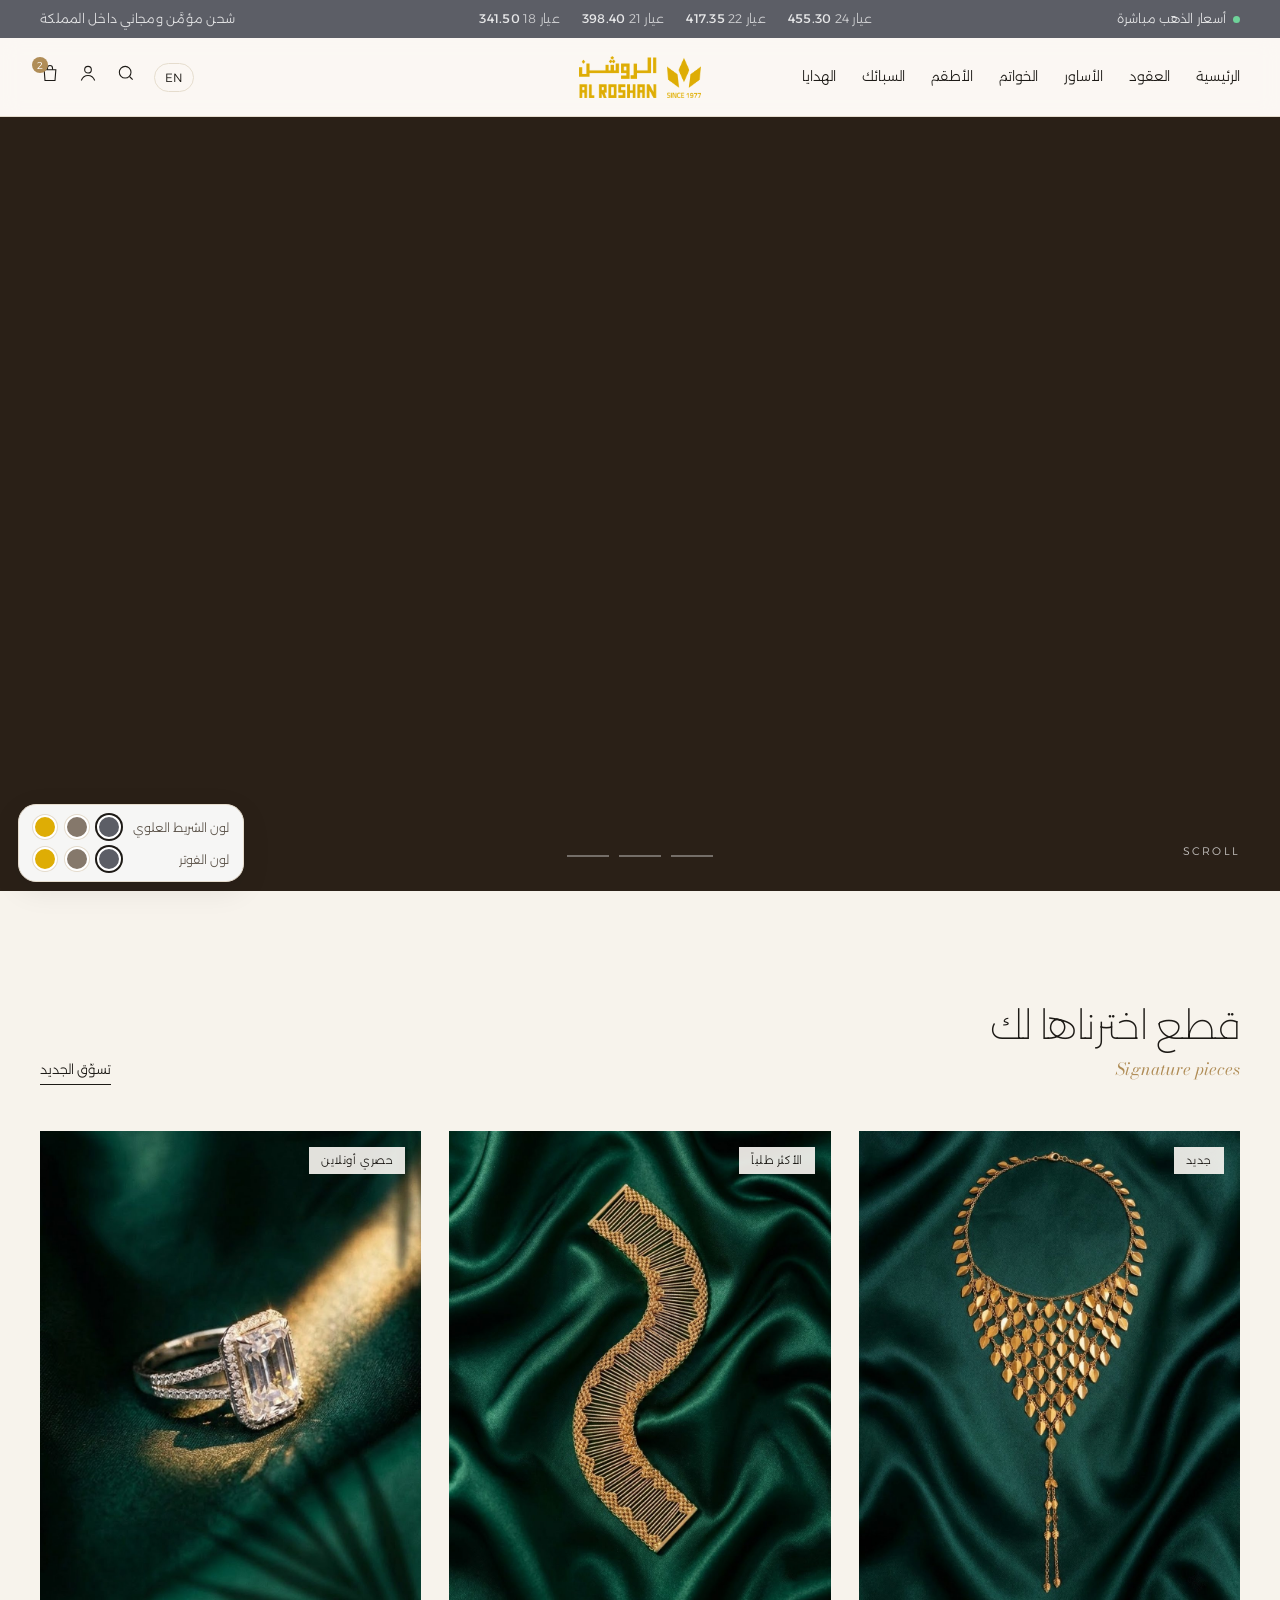
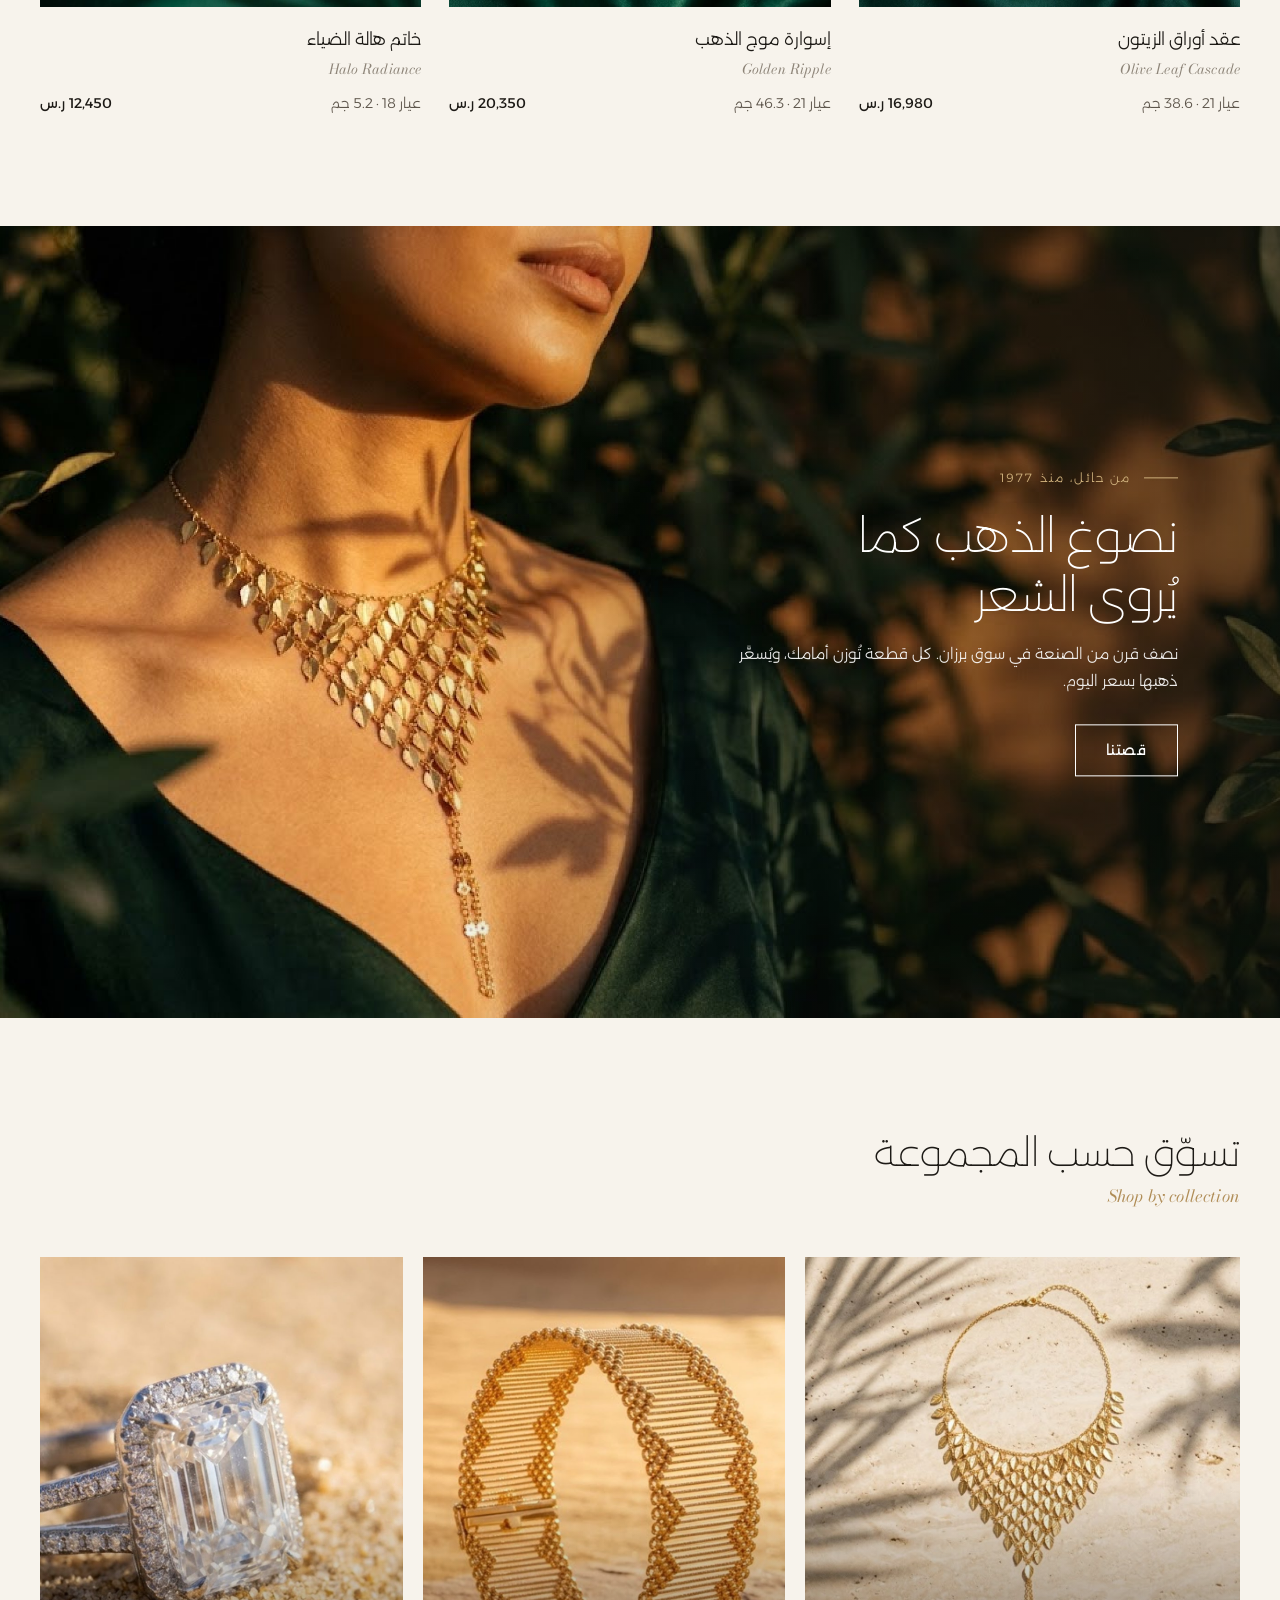
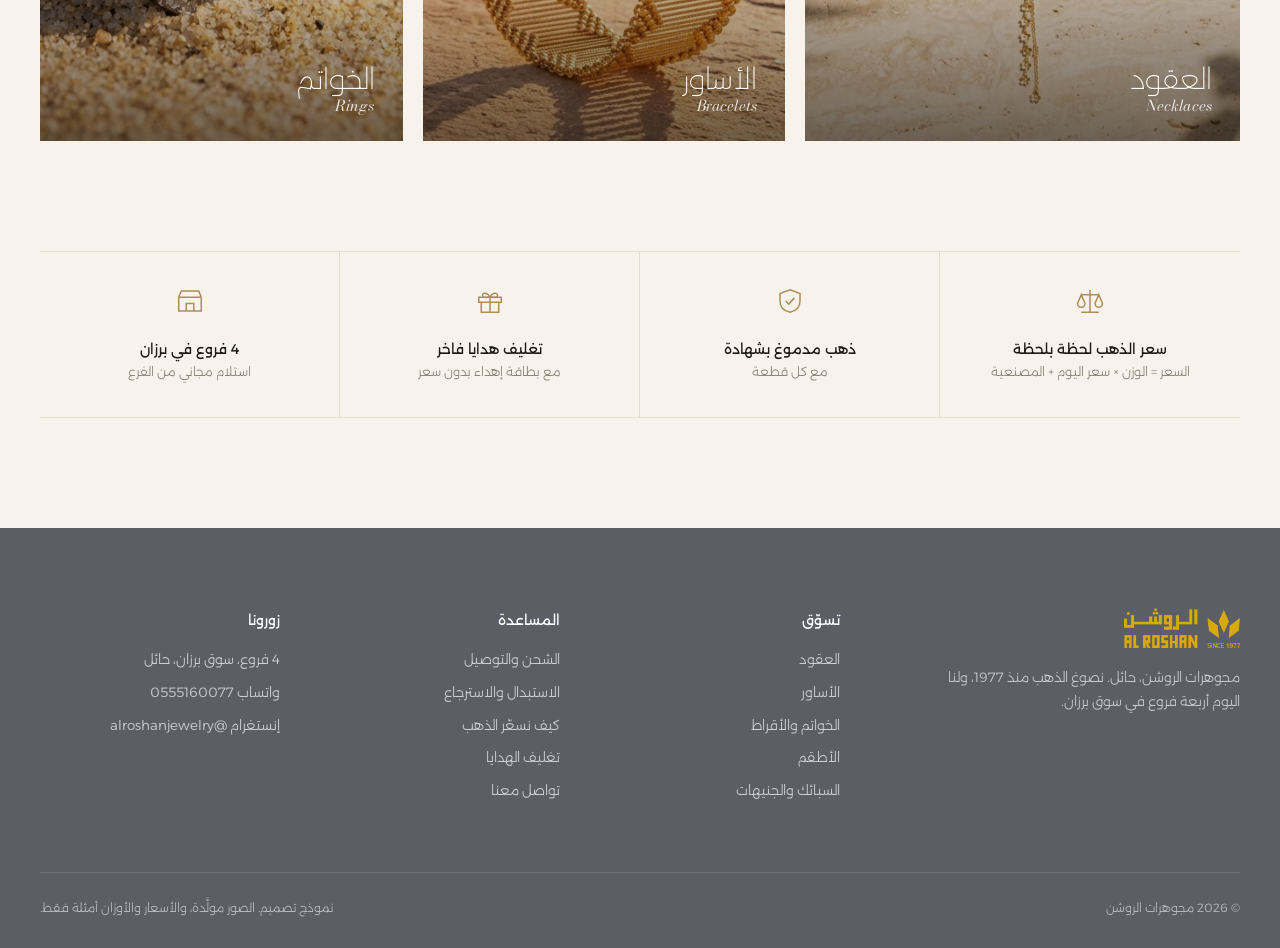
<file: index.html>
<!DOCTYPE html><html lang="ar" dir="rtl"><head><meta charset="utf-8"><meta name="viewport" content="width=device-width,initial-scale=1">
<title>مجوهرات الروشن | ذهب حائل منذ 1977</title><link rel="preconnect" href="https://fonts.googleapis.com"><link rel="preconnect" href="https://fonts.gstatic.com" crossorigin><link href="https://fonts.googleapis.com/css2?family=Alexandria:wght@200;300;400&family=Bodoni+Moda:ital,opsz,wght@0,6..96,400;1,6..96,400&display=swap" rel="stylesheet"><link rel="stylesheet" href="style.css"><script>try{["bar","foot"].forEach(function(k){var v=localStorage.getItem("alr-"+k);if(v)document.documentElement.dataset[k]=v})}catch(e){}</script></head><body class=""><div class="swatch"><div class="row"><span>لون الشريط العلوي</span><div><button data-k="bar" data-t="slate" style="background:#5C5E66" title="رمادي"></button><button data-k="bar" data-t="taupe" style="background:#85786B" title="بني رمادي"></button><button data-k="bar" data-t="gold" style="background:#DEAD05" title="ذهبي"></button></div></div><div class="row"><span>لون الفوتر</span><div><button data-k="foot" data-t="slate" style="background:#5C5E66" title="رمادي"></button><button data-k="foot" data-t="taupe" style="background:#85786B" title="بني رمادي"></button><button data-k="foot" data-t="gold" style="background:#DEAD05" title="ذهبي"></button></div></div></div><script>(function(){var h=document.documentElement,b=document.querySelectorAll(".swatch button");function s(k,t){h.dataset[k]=t;b.forEach(function(x){if(x.dataset.k===k)x.classList.toggle("on",x.dataset.t===t)});try{localStorage.setItem("alr-"+k,t)}catch(e){}}b.forEach(function(x){x.onclick=function(){s(x.dataset.k,x.dataset.t)}});s("bar",h.dataset.bar||"slate");s("foot",h.dataset.foot||"slate")})()</script>
<div class="pricebar"><div class="wrap"><span class="live"><i class="dot"></i>أسعار الذهب مباشرة</span>
<div class="k"><span>عيار 24 <b>455.30</b></span><span>عيار 22 <b>417.35</b></span><span>عيار 21 <b>398.40</b></span><span class="hide">عيار 18 <b>341.50</b></span></div>
<span class="hide-m">شحن مؤمَّن ومجاني داخل المملكة</span></div></div>
<header class="site"><div class="wrap">
<nav class="menu"><a href="index.html">الرئيسية</a><a href="necklace.html">العقود</a><a href="bracelet.html">الأساور</a><a href="ring.html">الخواتم</a><a href="#">الأطقم</a><a href="#">السبائك</a><a href="#">الهدايا</a></nav>
<span class="tools burger" style="justify-content:flex-start"><svg viewBox="0 0 24 24"><path d="M3 7h18M3 12h18M3 17h18"/></svg></span>
<a class="logo" href="index.html"><img src="img/logo.png" alt="الروشن للمجوهرات"></a>
<div class="tools"><span class="lang">EN</span><span><svg viewBox="0 0 24 24"><circle cx="11" cy="11" r="7"/><path d="M20 20l-3.5-3.5"/></svg></span><span class="acc"><svg viewBox="0 0 24 24"><circle cx="12" cy="8" r="4"/><path d="M4 21c1.5-4 4.5-6 8-6s6.5 2 8 6"/></svg></span><span class="bag"><svg viewBox="0 0 24 24"><path d="M5 8h14l-1 13H6L5 8z"/><path d="M9 8V6a3 3 0 016 0v2"/></svg><i>2</i></span></div>
</div></header>
<section class="hero">
 <div class="slide" style="--o:30% 60%;--mp:22% 50%"><img src="img/hero_necklace.jpg" alt=""><div class="shade" style="background:linear-gradient(270deg,rgba(40,24,10,.55),rgba(40,24,10,0) 55%)"></div>
  <div class="copy right"><div class="eyebrow">مجموعة الواحة</div><h1>ذهبٌ يشبه الرمل<br>حين تلمسه الشمس</h1><span class="en">The Oasis Collection</span><a class="btn" href="necklace.html">اكتشف العقد</a></div></div>
 <div class="slide" style="--o:80% 60%;--mp:82% 50%"><img src="img/hero_bracelet.jpg" alt=""><div class="shade" style="background:linear-gradient(90deg,rgba(40,24,10,.55),rgba(40,24,10,0) 55%)"></div>
  <div class="copy left"><div class="eyebrow">مجموعة الموج</div><h2>أساور تنحني مع المعصم<br>كنسيم الصحراء</h2><span class="en">Golden Ripple</span><a class="btn" href="bracelet.html">تسوّق الأساور</a></div></div>
 <div class="slide" style="--o:45% 50%;--mp:46% 50%"><img src="img/hero_ring.jpg" alt=""><div class="shade" style="background:linear-gradient(270deg,rgba(4,20,14,.6),rgba(4,20,14,0) 55%)"></div>
  <div class="copy right"><div class="eyebrow">مجموعة الضياء</div><h2>خواتم تُروى بها<br>اللحظات الكبيرة</h2><span class="en">Halo Radiance</span><a class="btn" href="ring.html">اكتشف الخواتم</a></div></div>
 <div class="dots"><i></i><i></i><i></i></div><div class="scrollcue">SCROLL</div>
</section>
<section class="sec"><div class="wrap"><div class="head"><div><h2>قطع اخترناها لك</h2><span class="en">Signature pieces</span></div><a class="more" href="#">تسوّق الجديد</a></div>
<div class="cards"><a class="card reveal" href="necklace.html"><div class="ph"><span class="tag">جديد</span><img src="img/n_card.jpg" alt="عقد أوراق الزيتون" loading="lazy"><img class="alt" src="img/n_card_alt.jpg" alt="" loading="lazy"></div>
<h3>عقد أوراق الزيتون</h3><span class="en">Olive Leaf Cascade</span><div class="pr"><span>عيار 21 · 38.6 جم</span><b>16,980 ر.س</b></div></a><a class="card reveal" href="bracelet.html"><div class="ph"><span class="tag">الأكثر طلباً</span><img src="img/b_card.jpg" alt="إسوارة موج الذهب" loading="lazy"><img class="alt" src="img/b_card_alt.jpg" alt="" loading="lazy"></div>
<h3>إسوارة موج الذهب</h3><span class="en">Golden Ripple</span><div class="pr"><span>عيار 21 · 46.3 جم</span><b>20,350 ر.س</b></div></a><a class="card reveal" href="ring.html"><div class="ph"><span class="tag">حصري أونلاين</span><img src="img/r_card.jpg" alt="خاتم هالة الضياء" loading="lazy"><img class="alt" src="img/r_card_alt.jpg" alt="" loading="lazy"></div>
<h3>خاتم هالة الضياء</h3><span class="en">Halo Radiance</span><div class="pr"><span>عيار 18 · 5.2 جم</span><b>12,450 ر.س</b></div></a></div></div></section>
<section class="band"><img src="img/band_model.jpg" alt="" loading="lazy"><div class="shade"></div><div class="copy reveal"><div class="eyebrow">من حائل، منذ 1977</div><h2>نصوغ الذهب كما<br>يُروى الشعر</h2><p>نصف قرن من الصنعة في سوق برزان. كل قطعة تُوزن أمامك، ويُسعَّر ذهبها بسعر اليوم.</p><a class="btn" href="#">قصتنا</a></div></section>
<section class="sec"><div class="wrap"><div class="head"><div><h2>تسوّق حسب المجموعة</h2><span class="en">Shop by collection</span></div></div>
<div class="tiles"><a class="tile reveal" href="necklace.html"><img src="img/t_necklaces.jpg" alt="" loading="lazy"><div class="lbl"><h3>العقود<span class="en">Necklaces</span></h3></div></a>
<a class="tile reveal" href="bracelet.html"><img src="img/t_bracelets.jpg" alt="" loading="lazy"><div class="lbl"><h3>الأساور<span class="en">Bracelets</span></h3></div></a>
<a class="tile reveal" href="ring.html"><img src="img/t_rings.jpg" alt="" loading="lazy"><div class="lbl"><h3>الخواتم<span class="en">Rings</span></h3></div></a></div></div></section>
<div class="wrap"><div class="promises">
<div><svg viewBox="0 0 24 24"><path d="M12 3v18M5 21h14M5 7h14M5 7l-3 7a3 3 0 006 0L5 7zM19 7l-3 7a3 3 0 006 0l-3-7z"/></svg><h4>سعر الذهب لحظة بلحظة</h4><p>السعر = الوزن × سعر اليوم + المصنعية</p></div>
<div><svg viewBox="0 0 24 24"><path d="M12 3l8 3v6c0 5-3.5 8-8 9-4.5-1-8-4-8-9V6l8-3z"/><path d="M8.5 12l2.5 2.5 4.5-5"/></svg><h4>ذهب مدموغ بشهادة</h4><p>مع كل قطعة</p></div>
<div><svg viewBox="0 0 24 24"><path d="M3 9h18v4H3zM5 13h14v8H5zM12 9v12"/><path d="M12 9c-2-4-6-4-6-1.5S10 9 12 9zM12 9c2-4 6-4 6-1.5S14 9 12 9z"/></svg><h4>تغليف هدايا فاخر</h4><p>مع بطاقة إهداء بدون سعر</p></div>
<div><svg viewBox="0 0 24 24"><path d="M3 9l2-5h14l2 5M3 9v11h18V9M3 9h18"/><path d="M9 20v-6h6v6"/></svg><h4>4 فروع في برزان</h4><p>استلام مجاني من الفرع</p></div>
</div></div>
<div style="height:110px"></div>
<footer><div class="wrap"><div class="cols">
<div><div class="logo"><img src="img/logo.png" alt=""></div><p style="max-width:300px;opacity:.8">مجوهرات الروشن، حائل. نصوغ الذهب منذ 1977، ولنا اليوم أربعة فروع في سوق برزان.</p></div>
<div><h5>تسوّق</h5><ul><li>العقود</li><li>الأساور</li><li>الخواتم والأقراط</li><li>الأطقم</li><li>السبائك والجنيهات</li></ul></div>
<div><h5>المساعدة</h5><ul><li>الشحن والتوصيل</li><li>الاستبدال والاسترجاع</li><li>كيف نسعّر الذهب</li><li>تغليف الهدايا</li><li>تواصل معنا</li></ul></div>
<div><h5>زورونا</h5><ul><li>4 فروع، سوق برزان، حائل</li><li>واتساب 0555160077</li><li>إنستغرام @alroshanjewelry</li></ul></div>
</div><div class="base"><span>© 2026 مجوهرات الروشن</span><span>نموذج تصميم. الصور مولَّدة، والأسعار والأوزان أمثلة فقط.</span></div></div></footer></body></html>
</file>
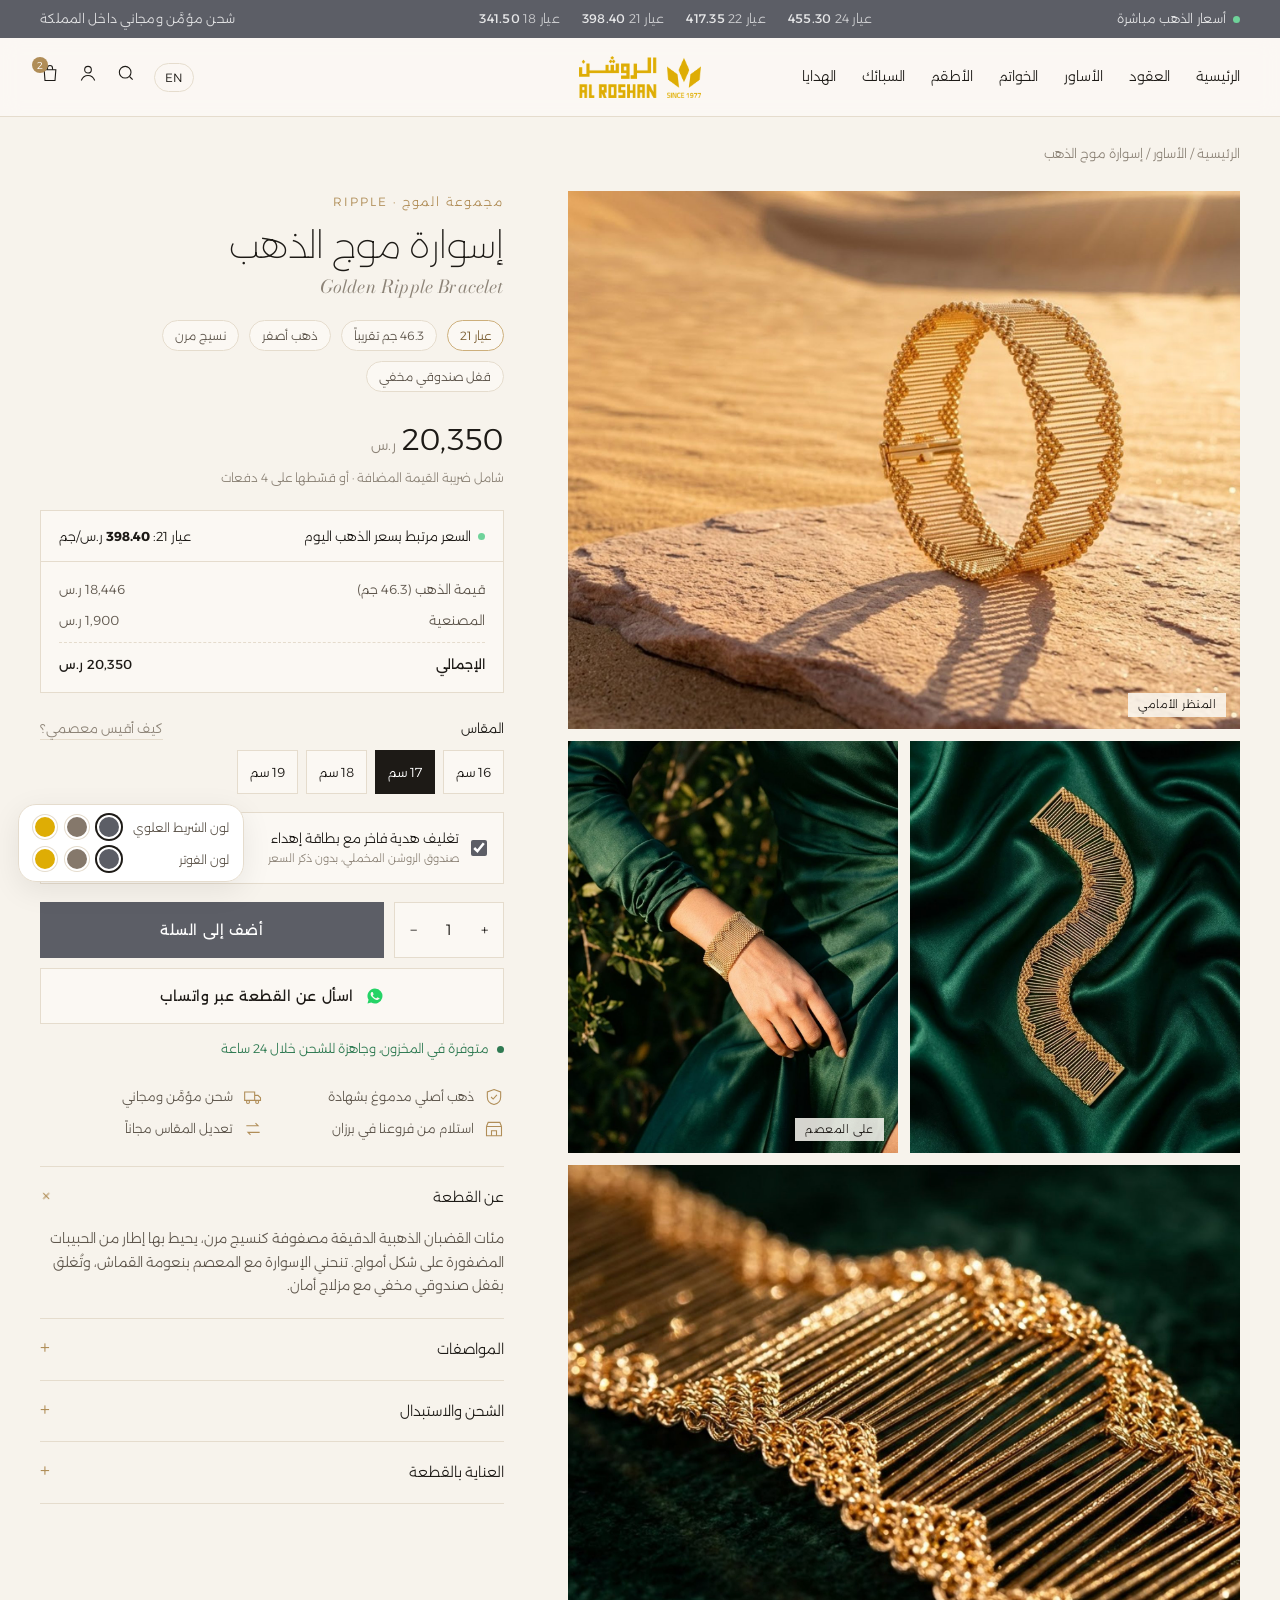
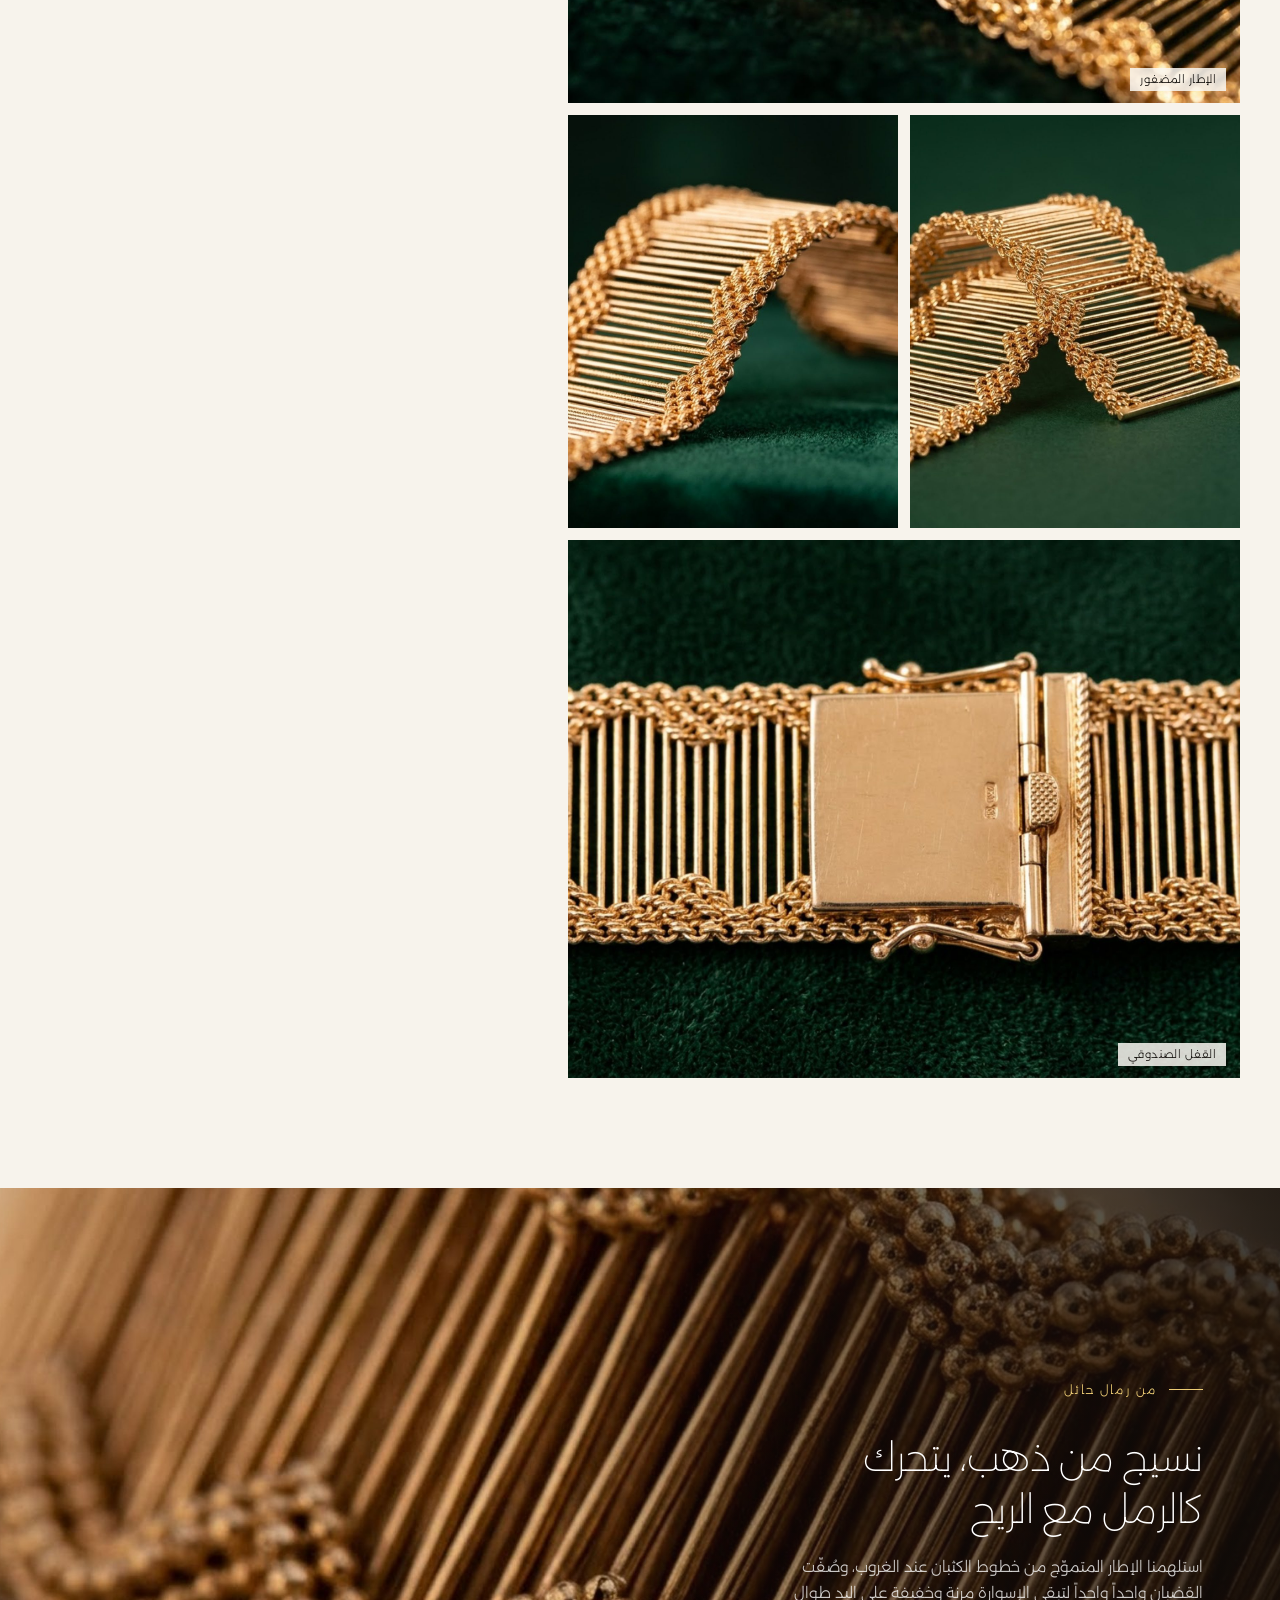
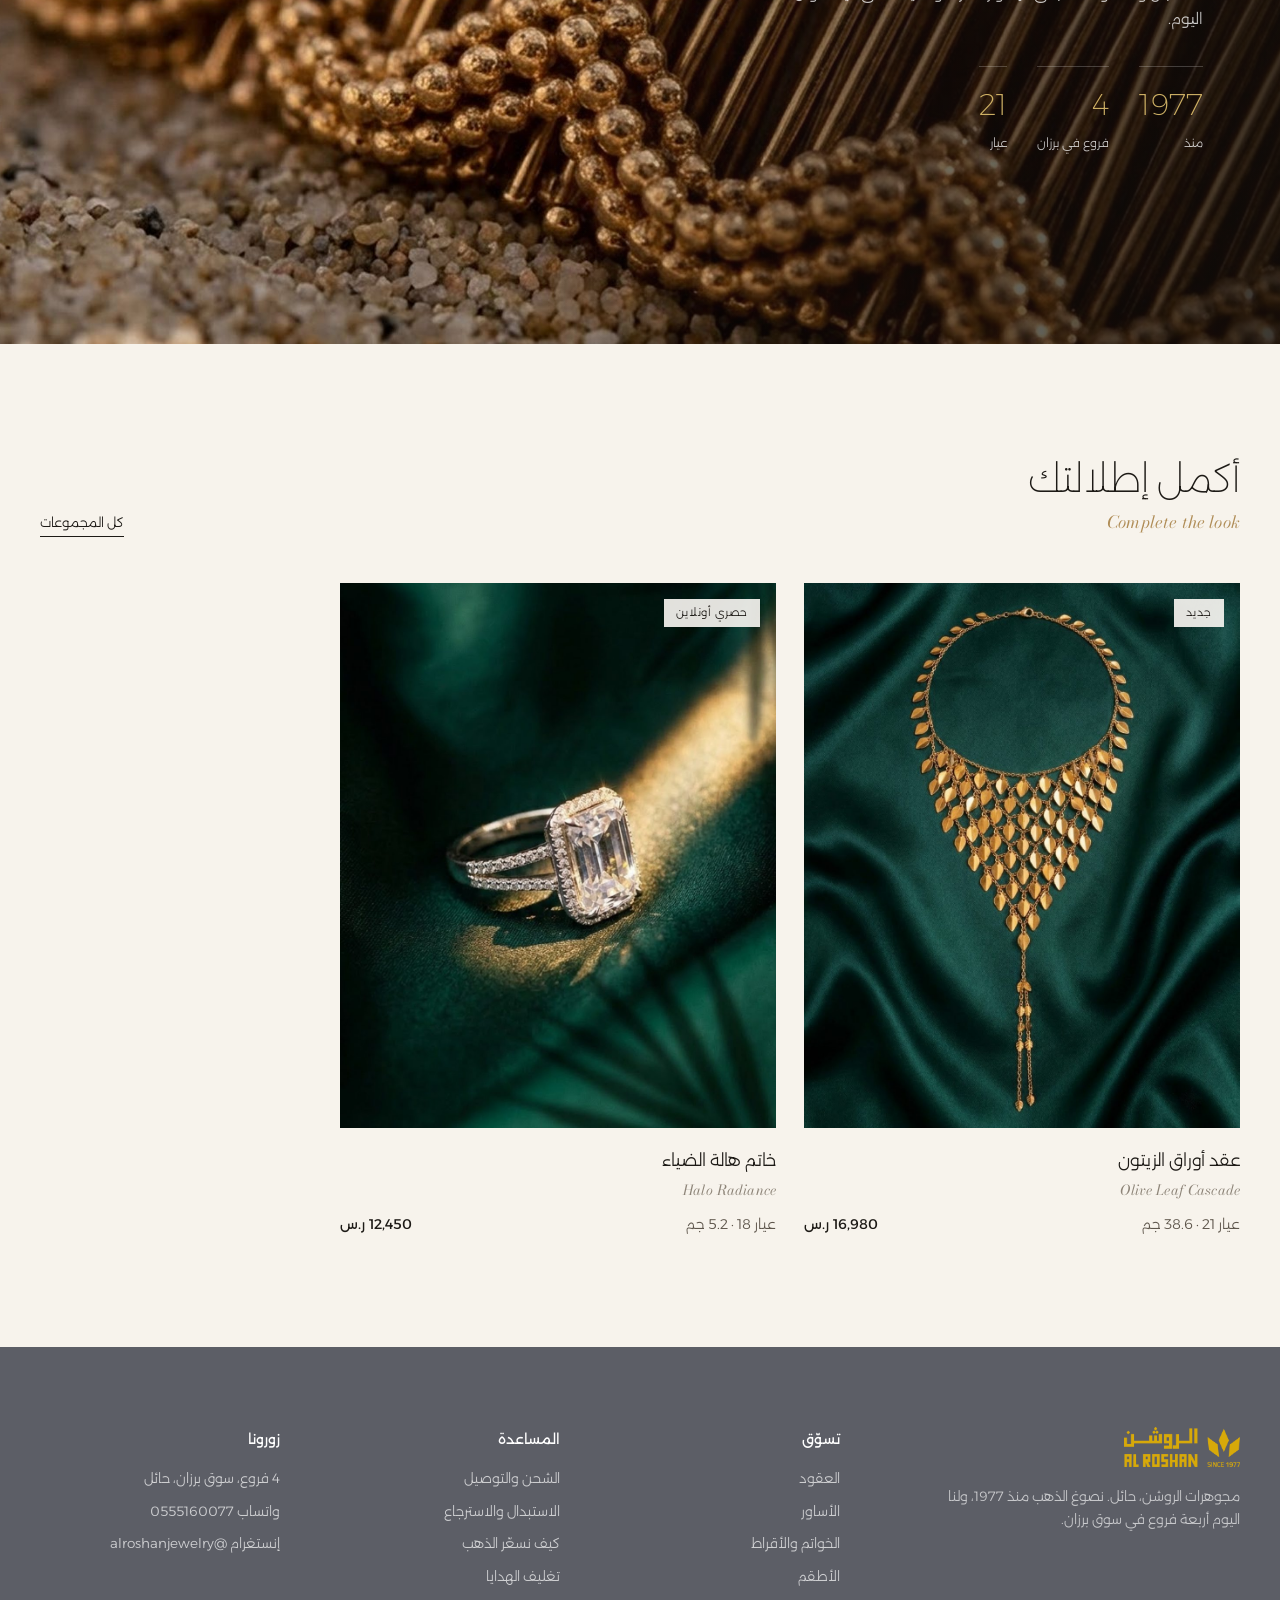
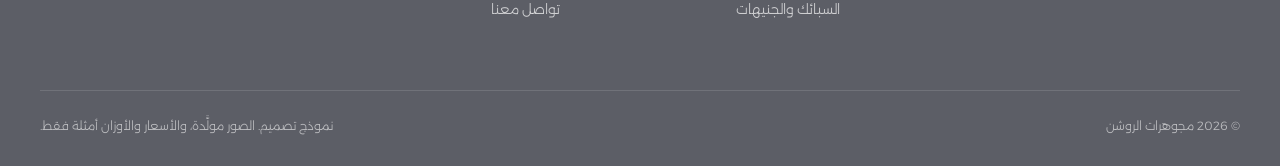
<file: bracelet.html>
<!DOCTYPE html><html lang="ar" dir="rtl"><head><meta charset="utf-8"><meta name="viewport" content="width=device-width,initial-scale=1">
<title>إسوارة موج الذهب | الروشن</title><link rel="preconnect" href="https://fonts.googleapis.com"><link rel="preconnect" href="https://fonts.gstatic.com" crossorigin><link href="https://fonts.googleapis.com/css2?family=Alexandria:wght@200;300;400&family=Bodoni+Moda:ital,opsz,wght@0,6..96,400;1,6..96,400&display=swap" rel="stylesheet"><link rel="stylesheet" href="style.css"><script>try{["bar","foot"].forEach(function(k){var v=localStorage.getItem("alr-"+k);if(v)document.documentElement.dataset[k]=v})}catch(e){}</script></head><body class="pd"><div class="swatch"><div class="row"><span>لون الشريط العلوي</span><div><button data-k="bar" data-t="slate" style="background:#5C5E66" title="رمادي"></button><button data-k="bar" data-t="taupe" style="background:#85786B" title="بني رمادي"></button><button data-k="bar" data-t="gold" style="background:#DEAD05" title="ذهبي"></button></div></div><div class="row"><span>لون الفوتر</span><div><button data-k="foot" data-t="slate" style="background:#5C5E66" title="رمادي"></button><button data-k="foot" data-t="taupe" style="background:#85786B" title="بني رمادي"></button><button data-k="foot" data-t="gold" style="background:#DEAD05" title="ذهبي"></button></div></div></div><script>(function(){var h=document.documentElement,b=document.querySelectorAll(".swatch button");function s(k,t){h.dataset[k]=t;b.forEach(function(x){if(x.dataset.k===k)x.classList.toggle("on",x.dataset.t===t)});try{localStorage.setItem("alr-"+k,t)}catch(e){}}b.forEach(function(x){x.onclick=function(){s(x.dataset.k,x.dataset.t)}});s("bar",h.dataset.bar||"slate");s("foot",h.dataset.foot||"slate")})()</script>
<div class="pricebar"><div class="wrap"><span class="live"><i class="dot"></i>أسعار الذهب مباشرة</span>
<div class="k"><span>عيار 24 <b>455.30</b></span><span>عيار 22 <b>417.35</b></span><span>عيار 21 <b>398.40</b></span><span class="hide">عيار 18 <b>341.50</b></span></div>
<span class="hide-m">شحن مؤمَّن ومجاني داخل المملكة</span></div></div>
<header class="site"><div class="wrap">
<nav class="menu"><a href="index.html">الرئيسية</a><a href="necklace.html">العقود</a><a href="bracelet.html">الأساور</a><a href="ring.html">الخواتم</a><a href="#">الأطقم</a><a href="#">السبائك</a><a href="#">الهدايا</a></nav>
<span class="tools burger" style="justify-content:flex-start"><svg viewBox="0 0 24 24"><path d="M3 7h18M3 12h18M3 17h18"/></svg></span>
<a class="logo" href="index.html"><img src="img/logo.png" alt="الروشن للمجوهرات"></a>
<div class="tools"><span class="lang">EN</span><span><svg viewBox="0 0 24 24"><circle cx="11" cy="11" r="7"/><path d="M20 20l-3.5-3.5"/></svg></span><span class="acc"><svg viewBox="0 0 24 24"><circle cx="12" cy="8" r="4"/><path d="M4 21c1.5-4 4.5-6 8-6s6.5 2 8 6"/></svg></span><span class="bag"><svg viewBox="0 0 24 24"><path d="M5 8h14l-1 13H6L5 8z"/><path d="M9 8V6a3 3 0 016 0v2"/></svg><i>2</i></span></div>
</div></header>
<main class="wrap"><div class="crumbs"><a href="index.html">الرئيسية</a> / <a href="#">الأساور</a> / إسوارة موج الذهب</div>
<section class="pdp"><div class="gallery"><figure class="wide"><img src="img/b_main.jpg" alt="إسوارة موج الذهب" loading="eager"><figcaption>المنظر الأمامي</figcaption></figure><figure class="tall"><img src="img/b_green.jpg" alt="إسوارة موج الذهب" loading="eager"></figure><figure class="tall"><img src="img/b_wrist.jpg" alt="إسوارة موج الذهب" loading="eager"><figcaption>على المعصم</figcaption></figure><figure class="wide"><img src="img/b_studio.jpg" alt="إسوارة موج الذهب" loading="lazy"><figcaption>الإطار المضفور</figcaption></figure><figure class="tall"><img src="img/b_fold.jpg" alt="إسوارة موج الذهب" loading="lazy"></figure><figure class="tall"><img src="img/b_wave.jpg" alt="إسوارة موج الذهب" loading="lazy"></figure><figure class="wide"><img src="img/b_clasp.jpg" alt="إسوارة موج الذهب" loading="lazy"><figcaption>القفل الصندوقي</figcaption></figure></div>
<aside class="buy"><div class="coll">مجموعة الموج · RIPPLE</div><h1>إسوارة موج الذهب</h1><span class="en name">Golden Ripple Bracelet</span>
<div class="meta"><span class="chip g">عيار 21</span><span class="chip">46.3 جم تقريباً</span><span class="chip">ذهب أصفر</span><span class="chip">نسيج مرن</span><span class="chip">قفل صندوقي مخفي</span></div>
<div class="price">20,350<small>ر.س</small></div><div class="vat">شامل ضريبة القيمة المضافة · أو قسّطها على 4 دفعات</div>
<div class="gold"><div class="top"><span class="live"><i class="dot"></i>السعر مرتبط بسعر الذهب اليوم</span><span>عيار 21: <b>398.40</b> ر.س/جم</span></div>
<div class="rows"><div><span>قيمة الذهب (46.3 جم)</span><span>18,446 ر.س</span></div><div><span>المصنعية</span><span>1,900 ر.س</span></div><div class="t"><span>الإجمالي</span><span>20,350 ر.س</span></div></div></div>
<div class="opt"><div class="lab"><span>المقاس</span><a href="#">كيف أقيس معصمي؟</a></div><div class="sizes"><label><input type="radio" name="o" ><span>16 سم</span></label><label><input type="radio" name="o" checked><span>17 سم</span></label><label><input type="radio" name="o" ><span>18 سم</span></label><label><input type="radio" name="o" ><span>19 سم</span></label></div></div>
<label class="giftrow"><input type="checkbox" checked><span>تغليف هدية فاخر مع بطاقة إهداء<small>صندوق الروشن المخملي، بدون ذكر السعر</small></span></label>
<div class="ctas"><div class="qty"><span>+</span><span>1</span><span>−</span></div><button class="btn solid">أضف إلى السلة</button>
<button class="btn wa"><svg viewBox="0 0 24 24"><path d="M12 2a10 10 0 00-8.6 15.1L2 22l5-1.3A10 10 0 1012 2zm5.3 14.1c-.2.6-1.3 1.2-1.8 1.2-.5.1-1 .2-3.4-.7-2.8-1.1-4.6-4-4.8-4.2-.1-.2-1.1-1.5-1.1-2.9s.7-2.1 1-2.4c.3-.3.6-.3.8-.3h.6c.2 0 .4 0 .6.5l.8 2c.1.2.1.4 0 .6l-.4.6-.4.4c-.1.2-.3.3-.1.6.2.3.8 1.3 1.7 2.1 1.2 1 2.2 1.4 2.5 1.5.3.1.5.1.6-.1l.9-1c.2-.3.4-.2.6-.1l2 .9c.3.1.5.2.5.3.1.2.1.7-.1 1.3z"/></svg> اسأل عن القطعة عبر واتساب</button></div>
<div class="stock">متوفرة في المخزون، وجاهزة للشحن خلال 24 ساعة</div>
<div class="assure"><div><svg viewBox="0 0 24 24"><path d="M12 3l8 3v6c0 5-3.5 8-8 9-4.5-1-8-4-8-9V6l8-3z"/><path d="M8.5 12l2.5 2.5 4.5-5"/></svg>ذهب أصلي مدموغ بشهادة</div><div><svg viewBox="0 0 24 24"><path d="M2 6h12v10H2zM14 10h4l3 3v3h-7z"/><circle cx="6" cy="18" r="1.8"/><circle cx="17" cy="18" r="1.8"/></svg>شحن مؤمَّن ومجاني</div><div><svg viewBox="0 0 24 24"><path d="M3 9l2-5h14l2 5M3 9v11h18V9M3 9h18"/><path d="M9 20v-6h6v6"/></svg>استلام من فروعنا في برزان</div><div><svg viewBox="0 0 24 24"><path d="M4 8h14l-3-3M20 16H6l3 3"/></svg>تعديل المقاس مجاناً</div></div>
<details open><summary>عن القطعة</summary><div class="in">مئات القضبان الذهبية الدقيقة مصفوفة كنسيج مرن، يحيط بها إطار من الحبيبات المضفورة على شكل أمواج. تنحني الإسوارة مع المعصم بنعومة القماش، وتُغلق بقفل صندوقي مخفي مع مزلاج أمان.</div></details>
<details><summary>المواصفات</summary><div class="in"><table class="specs"><tr><td>المعدن</td><td>ذهب أصفر عيار 21</td></tr><tr><td>الوزن التقريبي</td><td>46.3 جم</td></tr><tr><td>العرض</td><td>2.4 سم</td></tr><tr><td>القفل</td><td>قفل صندوقي مخفي مع مزلاجين</td></tr><tr><td>المقاسات</td><td>16 إلى 19 سم</td></tr><tr><td>رمز القطعة</td><td>RN-B-2131</td></tr></table></div></details>
<details><summary>الشحن والاستبدال</summary><div class="in">شحن مؤمَّن بالكامل داخل المملكة خلال 1 إلى 3 أيام عمل، أو استلام مجاني من أحد فروعنا الأربعة في سوق برزان بحائل. تفاصيل الاستبدال في صفحة السياسات.</div></details>
<details><summary>العناية بالقطعة</summary><div class="in">احفظها في صندوقها بعيداً عن العطور والماء، ونظّفها بقطعة قماش ناعمة. ونرحّب بك لتلميعها مجاناً في أي فرع.</div></details>
</aside></section></main>
<section class="story"><div class="img"><img src="img/b_story.jpg" alt="" loading="lazy"></div><div class="txt reveal"><div class="eyebrow">من رمال حائل</div><h2>نسيج من ذهب، يتحرك كالرمل مع الريح</h2><p>استلهمنا الإطار المتموّج من خطوط الكثبان عند الغروب، وصُفّت القضبان واحداً واحداً لتبقى الإسوارة مرنة وخفيفة على اليد طوال اليوم.</p>
<div class="sig"><div><b>1977</b>منذ</div><div><b>4</b>فروع في برزان</div><div><b>21</b>عيار</div></div></div></section>
<section class="sec"><div class="wrap"><div class="head"><div><h2>أكمل إطلالتك</h2><span class="en">Complete the look</span></div><a class="more" href="index.html">كل المجموعات</a></div>
<div class="cards two"><a class="card reveal" href="necklace.html"><div class="ph"><span class="tag">جديد</span><img src="img/n_card.jpg" alt="عقد أوراق الزيتون" loading="lazy"><img class="alt" src="img/n_card_alt.jpg" alt="" loading="lazy"></div>
<h3>عقد أوراق الزيتون</h3><span class="en">Olive Leaf Cascade</span><div class="pr"><span>عيار 21 · 38.6 جم</span><b>16,980 ر.س</b></div></a><a class="card reveal" href="ring.html"><div class="ph"><span class="tag">حصري أونلاين</span><img src="img/r_card.jpg" alt="خاتم هالة الضياء" loading="lazy"><img class="alt" src="img/r_card_alt.jpg" alt="" loading="lazy"></div>
<h3>خاتم هالة الضياء</h3><span class="en">Halo Radiance</span><div class="pr"><span>عيار 18 · 5.2 جم</span><b>12,450 ر.س</b></div></a></div></div></section>
<footer><div class="wrap"><div class="cols">
<div><div class="logo"><img src="img/logo.png" alt=""></div><p style="max-width:300px;opacity:.8">مجوهرات الروشن، حائل. نصوغ الذهب منذ 1977، ولنا اليوم أربعة فروع في سوق برزان.</p></div>
<div><h5>تسوّق</h5><ul><li>العقود</li><li>الأساور</li><li>الخواتم والأقراط</li><li>الأطقم</li><li>السبائك والجنيهات</li></ul></div>
<div><h5>المساعدة</h5><ul><li>الشحن والتوصيل</li><li>الاستبدال والاسترجاع</li><li>كيف نسعّر الذهب</li><li>تغليف الهدايا</li><li>تواصل معنا</li></ul></div>
<div><h5>زورونا</h5><ul><li>4 فروع، سوق برزان، حائل</li><li>واتساب 0555160077</li><li>إنستغرام @alroshanjewelry</li></ul></div>
</div><div class="base"><span>© 2026 مجوهرات الروشن</span><span>نموذج تصميم. الصور مولَّدة، والأسعار والأوزان أمثلة فقط.</span></div></div></footer>
<div class="mobbar"><div class="p">20,350 ر.س<small>عيار 21 · 46.3 جم</small></div><button class="btn solid">أضف إلى السلة</button></div>
</body></html>
</file>
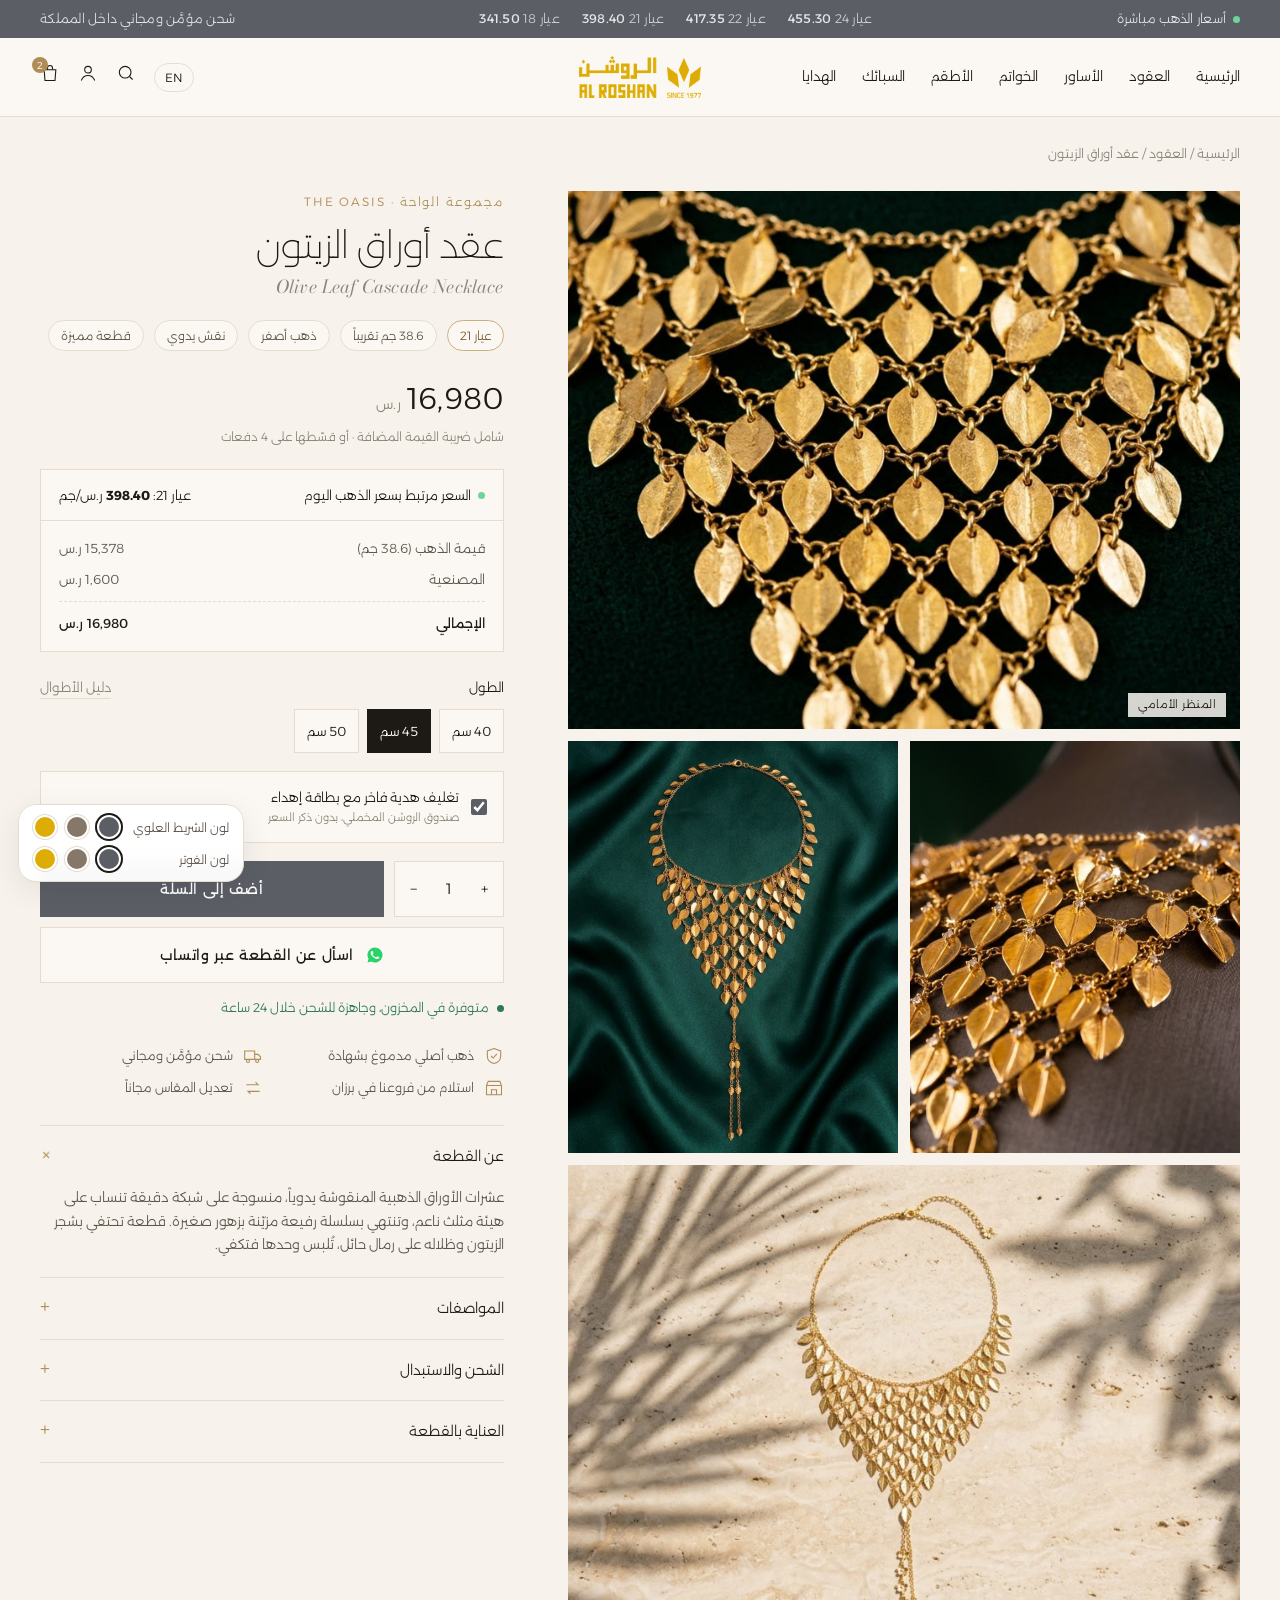
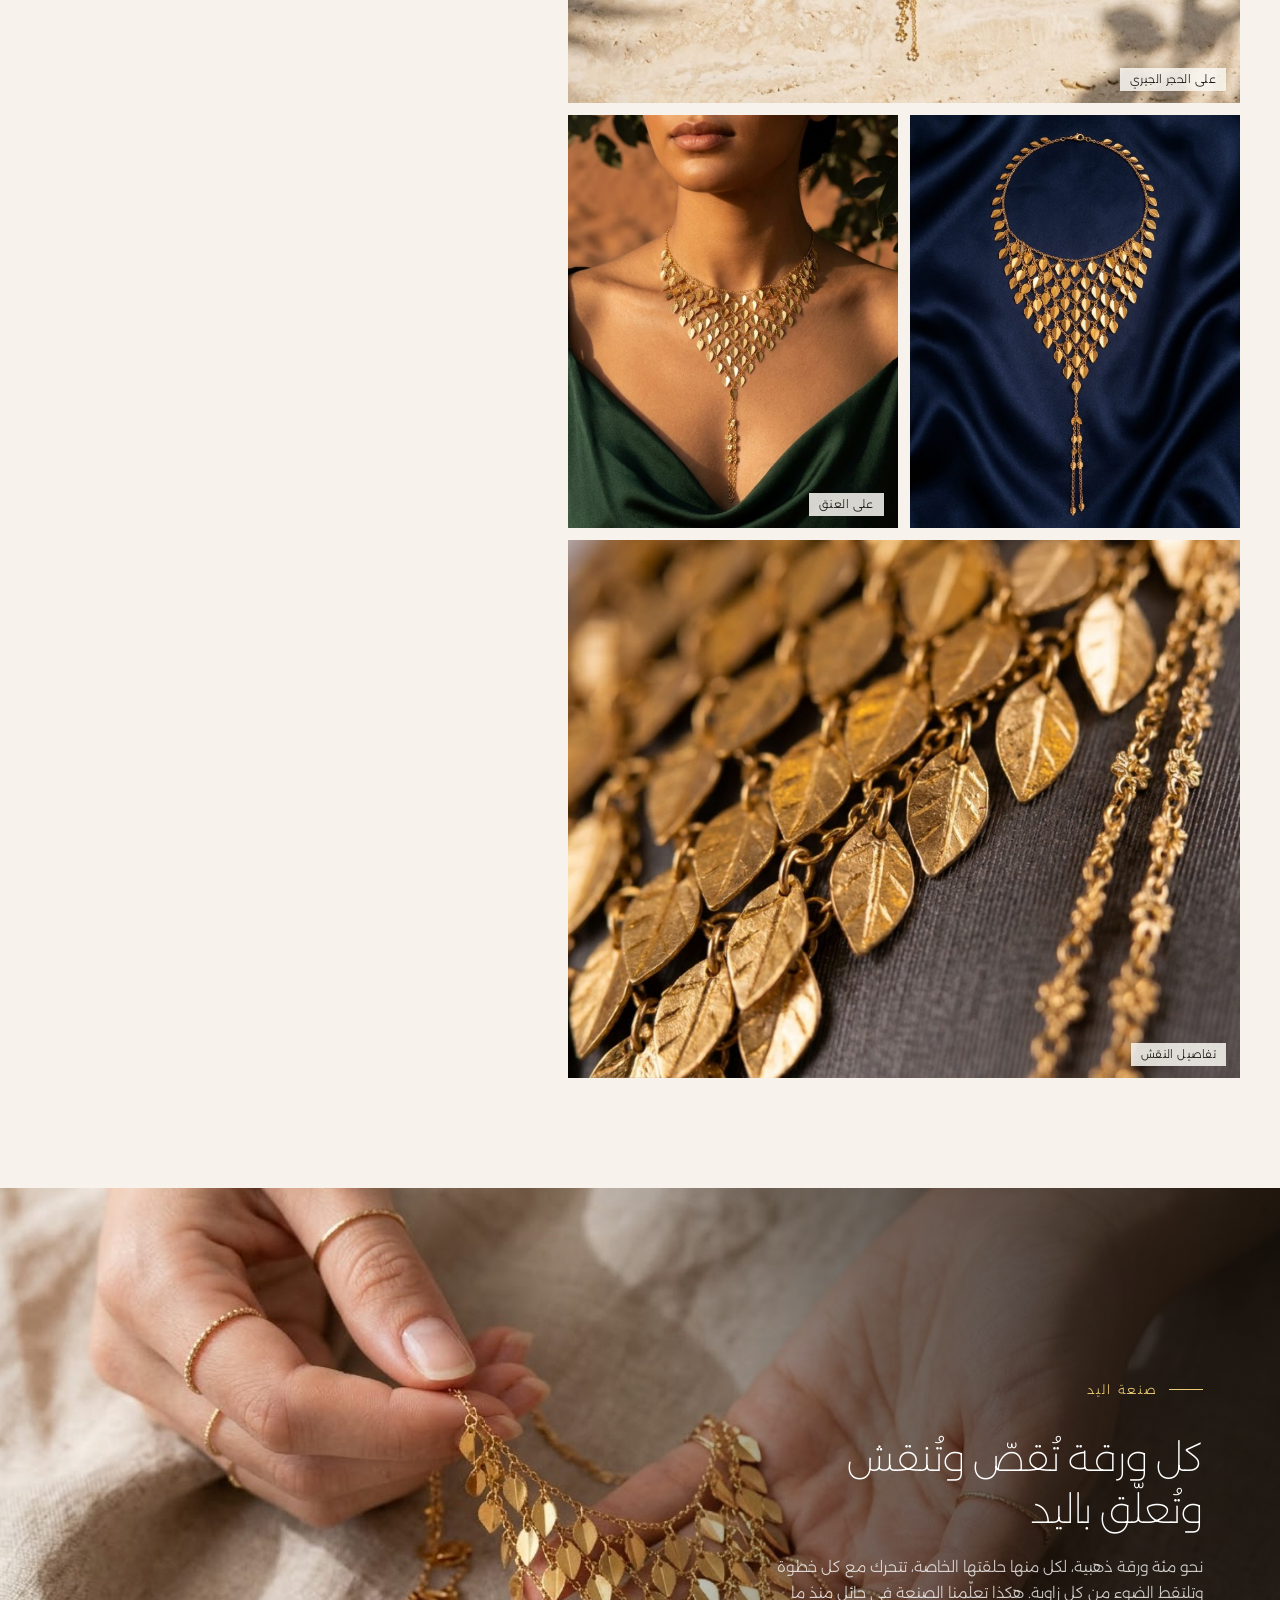
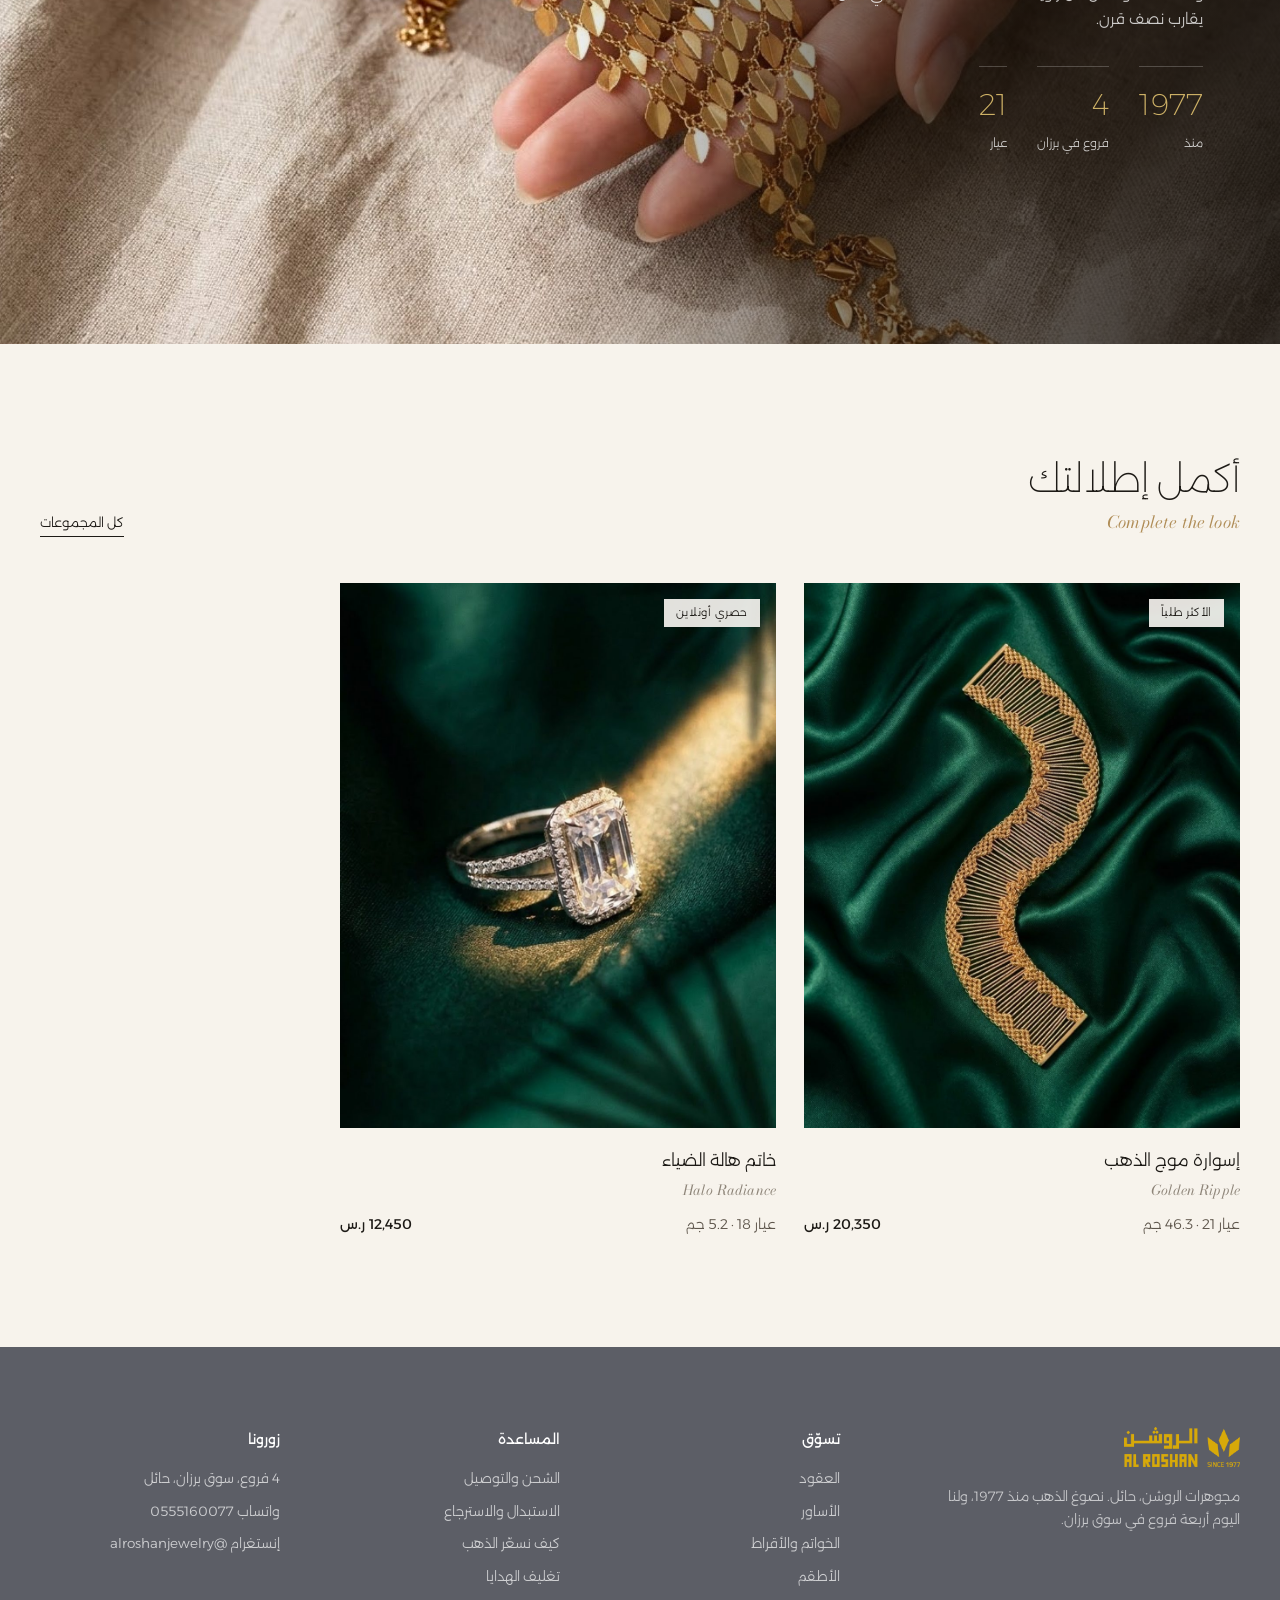
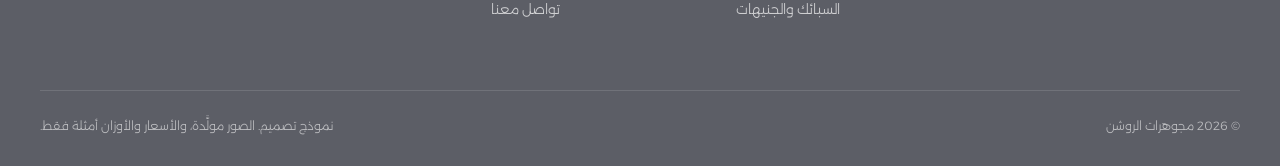
<file: necklace.html>
<!DOCTYPE html><html lang="ar" dir="rtl"><head><meta charset="utf-8"><meta name="viewport" content="width=device-width,initial-scale=1">
<title>عقد أوراق الزيتون | الروشن</title><link rel="preconnect" href="https://fonts.googleapis.com"><link rel="preconnect" href="https://fonts.gstatic.com" crossorigin><link href="https://fonts.googleapis.com/css2?family=Alexandria:wght@200;300;400&family=Bodoni+Moda:ital,opsz,wght@0,6..96,400;1,6..96,400&display=swap" rel="stylesheet"><link rel="stylesheet" href="style.css"><script>try{["bar","foot"].forEach(function(k){var v=localStorage.getItem("alr-"+k);if(v)document.documentElement.dataset[k]=v})}catch(e){}</script></head><body class="pd"><div class="swatch"><div class="row"><span>لون الشريط العلوي</span><div><button data-k="bar" data-t="slate" style="background:#5C5E66" title="رمادي"></button><button data-k="bar" data-t="taupe" style="background:#85786B" title="بني رمادي"></button><button data-k="bar" data-t="gold" style="background:#DEAD05" title="ذهبي"></button></div></div><div class="row"><span>لون الفوتر</span><div><button data-k="foot" data-t="slate" style="background:#5C5E66" title="رمادي"></button><button data-k="foot" data-t="taupe" style="background:#85786B" title="بني رمادي"></button><button data-k="foot" data-t="gold" style="background:#DEAD05" title="ذهبي"></button></div></div></div><script>(function(){var h=document.documentElement,b=document.querySelectorAll(".swatch button");function s(k,t){h.dataset[k]=t;b.forEach(function(x){if(x.dataset.k===k)x.classList.toggle("on",x.dataset.t===t)});try{localStorage.setItem("alr-"+k,t)}catch(e){}}b.forEach(function(x){x.onclick=function(){s(x.dataset.k,x.dataset.t)}});s("bar",h.dataset.bar||"slate");s("foot",h.dataset.foot||"slate")})()</script>
<div class="pricebar"><div class="wrap"><span class="live"><i class="dot"></i>أسعار الذهب مباشرة</span>
<div class="k"><span>عيار 24 <b>455.30</b></span><span>عيار 22 <b>417.35</b></span><span>عيار 21 <b>398.40</b></span><span class="hide">عيار 18 <b>341.50</b></span></div>
<span class="hide-m">شحن مؤمَّن ومجاني داخل المملكة</span></div></div>
<header class="site"><div class="wrap">
<nav class="menu"><a href="index.html">الرئيسية</a><a href="necklace.html">العقود</a><a href="bracelet.html">الأساور</a><a href="ring.html">الخواتم</a><a href="#">الأطقم</a><a href="#">السبائك</a><a href="#">الهدايا</a></nav>
<span class="tools burger" style="justify-content:flex-start"><svg viewBox="0 0 24 24"><path d="M3 7h18M3 12h18M3 17h18"/></svg></span>
<a class="logo" href="index.html"><img src="img/logo.png" alt="الروشن للمجوهرات"></a>
<div class="tools"><span class="lang">EN</span><span><svg viewBox="0 0 24 24"><circle cx="11" cy="11" r="7"/><path d="M20 20l-3.5-3.5"/></svg></span><span class="acc"><svg viewBox="0 0 24 24"><circle cx="12" cy="8" r="4"/><path d="M4 21c1.5-4 4.5-6 8-6s6.5 2 8 6"/></svg></span><span class="bag"><svg viewBox="0 0 24 24"><path d="M5 8h14l-1 13H6L5 8z"/><path d="M9 8V6a3 3 0 016 0v2"/></svg><i>2</i></span></div>
</div></header>
<main class="wrap"><div class="crumbs"><a href="index.html">الرئيسية</a> / <a href="#">العقود</a> / عقد أوراق الزيتون</div>
<section class="pdp"><div class="gallery"><figure class="wide"><img src="img/n_main.jpg" alt="عقد أوراق الزيتون" loading="eager"><figcaption>المنظر الأمامي</figcaption></figure><figure class="tall"><img src="img/n_bust.jpg" alt="عقد أوراق الزيتون" loading="eager"></figure><figure class="tall"><img src="img/n_flat_green.jpg" alt="عقد أوراق الزيتون" loading="eager"></figure><figure class="wide"><img src="img/n_travertine.jpg" alt="عقد أوراق الزيتون" loading="lazy"><figcaption>على الحجر الجيري</figcaption></figure><figure class="tall"><img src="img/n_navy.jpg" alt="عقد أوراق الزيتون" loading="lazy"></figure><figure class="tall"><img src="img/n_model.jpg" alt="عقد أوراق الزيتون" loading="lazy"><figcaption>على العنق</figcaption></figure><figure class="wide"><img src="img/n_macro.jpg" alt="عقد أوراق الزيتون" loading="lazy"><figcaption>تفاصيل النقش</figcaption></figure></div>
<aside class="buy"><div class="coll">مجموعة الواحة · THE OASIS</div><h1>عقد أوراق الزيتون</h1><span class="en name">Olive Leaf Cascade Necklace</span>
<div class="meta"><span class="chip g">عيار 21</span><span class="chip">38.6 جم تقريباً</span><span class="chip">ذهب أصفر</span><span class="chip">نقش يدوي</span><span class="chip">قطعة مميزة</span></div>
<div class="price">16,980<small>ر.س</small></div><div class="vat">شامل ضريبة القيمة المضافة · أو قسّطها على 4 دفعات</div>
<div class="gold"><div class="top"><span class="live"><i class="dot"></i>السعر مرتبط بسعر الذهب اليوم</span><span>عيار 21: <b>398.40</b> ر.س/جم</span></div>
<div class="rows"><div><span>قيمة الذهب (38.6 جم)</span><span>15,378 ر.س</span></div><div><span>المصنعية</span><span>1,600 ر.س</span></div><div class="t"><span>الإجمالي</span><span>16,980 ر.س</span></div></div></div>
<div class="opt"><div class="lab"><span>الطول</span><a href="#">دليل الأطوال</a></div><div class="sizes"><label><input type="radio" name="o" ><span>40 سم</span></label><label><input type="radio" name="o" checked><span>45 سم</span></label><label><input type="radio" name="o" ><span>50 سم</span></label></div></div>
<label class="giftrow"><input type="checkbox" checked><span>تغليف هدية فاخر مع بطاقة إهداء<small>صندوق الروشن المخملي، بدون ذكر السعر</small></span></label>
<div class="ctas"><div class="qty"><span>+</span><span>1</span><span>−</span></div><button class="btn solid">أضف إلى السلة</button>
<button class="btn wa"><svg viewBox="0 0 24 24"><path d="M12 2a10 10 0 00-8.6 15.1L2 22l5-1.3A10 10 0 1012 2zm5.3 14.1c-.2.6-1.3 1.2-1.8 1.2-.5.1-1 .2-3.4-.7-2.8-1.1-4.6-4-4.8-4.2-.1-.2-1.1-1.5-1.1-2.9s.7-2.1 1-2.4c.3-.3.6-.3.8-.3h.6c.2 0 .4 0 .6.5l.8 2c.1.2.1.4 0 .6l-.4.6-.4.4c-.1.2-.3.3-.1.6.2.3.8 1.3 1.7 2.1 1.2 1 2.2 1.4 2.5 1.5.3.1.5.1.6-.1l.9-1c.2-.3.4-.2.6-.1l2 .9c.3.1.5.2.5.3.1.2.1.7-.1 1.3z"/></svg> اسأل عن القطعة عبر واتساب</button></div>
<div class="stock">متوفرة في المخزون، وجاهزة للشحن خلال 24 ساعة</div>
<div class="assure"><div><svg viewBox="0 0 24 24"><path d="M12 3l8 3v6c0 5-3.5 8-8 9-4.5-1-8-4-8-9V6l8-3z"/><path d="M8.5 12l2.5 2.5 4.5-5"/></svg>ذهب أصلي مدموغ بشهادة</div><div><svg viewBox="0 0 24 24"><path d="M2 6h12v10H2zM14 10h4l3 3v3h-7z"/><circle cx="6" cy="18" r="1.8"/><circle cx="17" cy="18" r="1.8"/></svg>شحن مؤمَّن ومجاني</div><div><svg viewBox="0 0 24 24"><path d="M3 9l2-5h14l2 5M3 9v11h18V9M3 9h18"/><path d="M9 20v-6h6v6"/></svg>استلام من فروعنا في برزان</div><div><svg viewBox="0 0 24 24"><path d="M4 8h14l-3-3M20 16H6l3 3"/></svg>تعديل المقاس مجاناً</div></div>
<details open><summary>عن القطعة</summary><div class="in">عشرات الأوراق الذهبية المنقوشة يدوياً، منسوجة على شبكة دقيقة تنساب على هيئة مثلث ناعم، وتنتهي بسلسلة رفيعة مزيّنة بزهور صغيرة. قطعة تحتفي بشجر الزيتون وظلاله على رمال حائل، تُلبس وحدها فتكفي.</div></details>
<details><summary>المواصفات</summary><div class="in"><table class="specs"><tr><td>المعدن</td><td>ذهب أصفر عيار 21</td></tr><tr><td>الوزن التقريبي</td><td>38.6 جم</td></tr><tr><td>الطول</td><td>40 إلى 50 سم، مع سلسلة إطالة</td></tr><tr><td>القفل</td><td>قفل كلابة مع حلقة أمان</td></tr><tr><td>التشطيب</td><td>نقش يدوي، مطفي ولامع</td></tr><tr><td>رمز القطعة</td><td>RN-N-2107</td></tr></table></div></details>
<details><summary>الشحن والاستبدال</summary><div class="in">شحن مؤمَّن بالكامل داخل المملكة خلال 1 إلى 3 أيام عمل، أو استلام مجاني من أحد فروعنا الأربعة في سوق برزان بحائل. تفاصيل الاستبدال في صفحة السياسات.</div></details>
<details><summary>العناية بالقطعة</summary><div class="in">احفظها في صندوقها بعيداً عن العطور والماء، ونظّفها بقطعة قماش ناعمة. ونرحّب بك لتلميعها مجاناً في أي فرع.</div></details>
</aside></section></main>
<section class="story"><div class="img"><img src="img/n_story.jpg" alt="" loading="lazy"></div><div class="txt reveal"><div class="eyebrow">صنعة اليد</div><h2>كل ورقة تُقصّ وتُنقش وتُعلّق باليد</h2><p>نحو مئة ورقة ذهبية، لكل منها حلقتها الخاصة، تتحرك مع كل خطوة وتلتقط الضوء من كل زاوية. هكذا تعلّمنا الصنعة في حائل منذ ما يقارب نصف قرن.</p>
<div class="sig"><div><b>1977</b>منذ</div><div><b>4</b>فروع في برزان</div><div><b>21</b>عيار</div></div></div></section>
<section class="sec"><div class="wrap"><div class="head"><div><h2>أكمل إطلالتك</h2><span class="en">Complete the look</span></div><a class="more" href="index.html">كل المجموعات</a></div>
<div class="cards two"><a class="card reveal" href="bracelet.html"><div class="ph"><span class="tag">الأكثر طلباً</span><img src="img/b_card.jpg" alt="إسوارة موج الذهب" loading="lazy"><img class="alt" src="img/b_card_alt.jpg" alt="" loading="lazy"></div>
<h3>إسوارة موج الذهب</h3><span class="en">Golden Ripple</span><div class="pr"><span>عيار 21 · 46.3 جم</span><b>20,350 ر.س</b></div></a><a class="card reveal" href="ring.html"><div class="ph"><span class="tag">حصري أونلاين</span><img src="img/r_card.jpg" alt="خاتم هالة الضياء" loading="lazy"><img class="alt" src="img/r_card_alt.jpg" alt="" loading="lazy"></div>
<h3>خاتم هالة الضياء</h3><span class="en">Halo Radiance</span><div class="pr"><span>عيار 18 · 5.2 جم</span><b>12,450 ر.س</b></div></a></div></div></section>
<footer><div class="wrap"><div class="cols">
<div><div class="logo"><img src="img/logo.png" alt=""></div><p style="max-width:300px;opacity:.8">مجوهرات الروشن، حائل. نصوغ الذهب منذ 1977، ولنا اليوم أربعة فروع في سوق برزان.</p></div>
<div><h5>تسوّق</h5><ul><li>العقود</li><li>الأساور</li><li>الخواتم والأقراط</li><li>الأطقم</li><li>السبائك والجنيهات</li></ul></div>
<div><h5>المساعدة</h5><ul><li>الشحن والتوصيل</li><li>الاستبدال والاسترجاع</li><li>كيف نسعّر الذهب</li><li>تغليف الهدايا</li><li>تواصل معنا</li></ul></div>
<div><h5>زورونا</h5><ul><li>4 فروع، سوق برزان، حائل</li><li>واتساب 0555160077</li><li>إنستغرام @alroshanjewelry</li></ul></div>
</div><div class="base"><span>© 2026 مجوهرات الروشن</span><span>نموذج تصميم. الصور مولَّدة، والأسعار والأوزان أمثلة فقط.</span></div></div></footer>
<div class="mobbar"><div class="p">16,980 ر.س<small>عيار 21 · 38.6 جم</small></div><button class="btn solid">أضف إلى السلة</button></div>
</body></html>
</file>
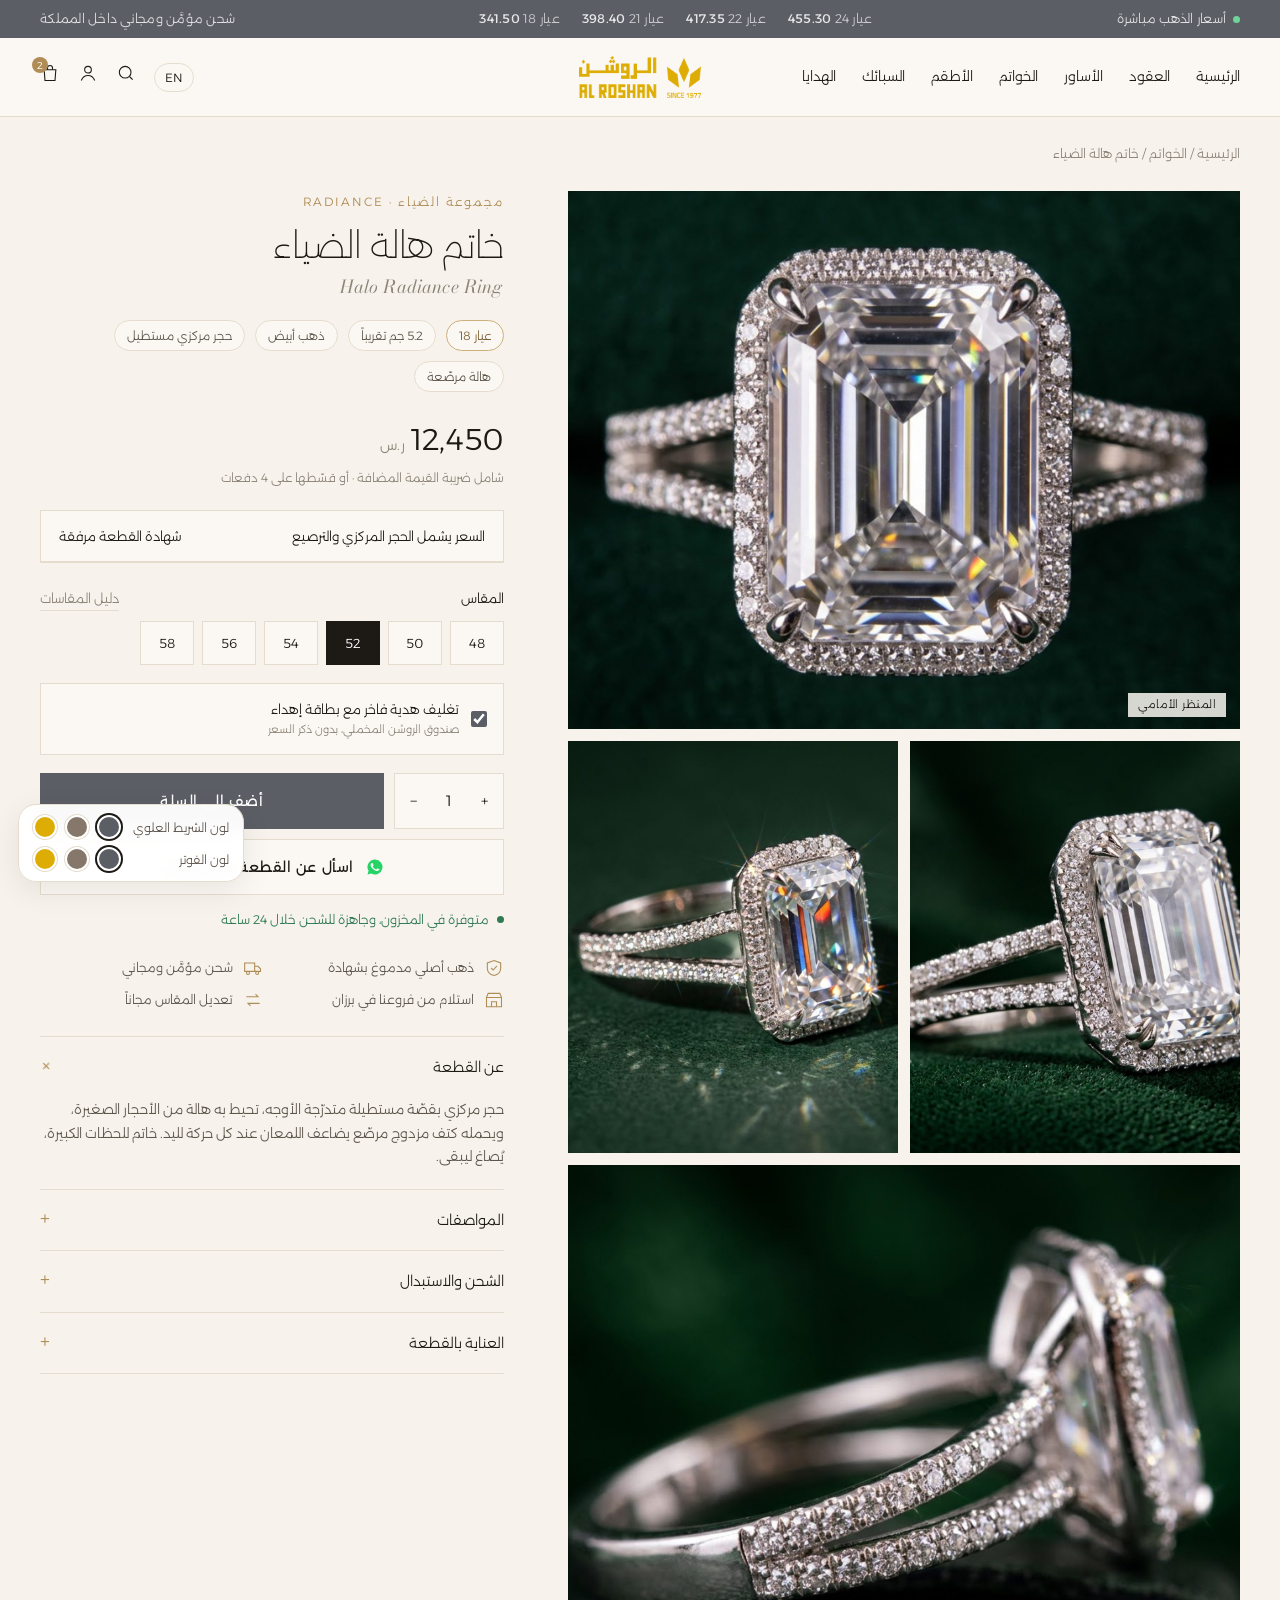
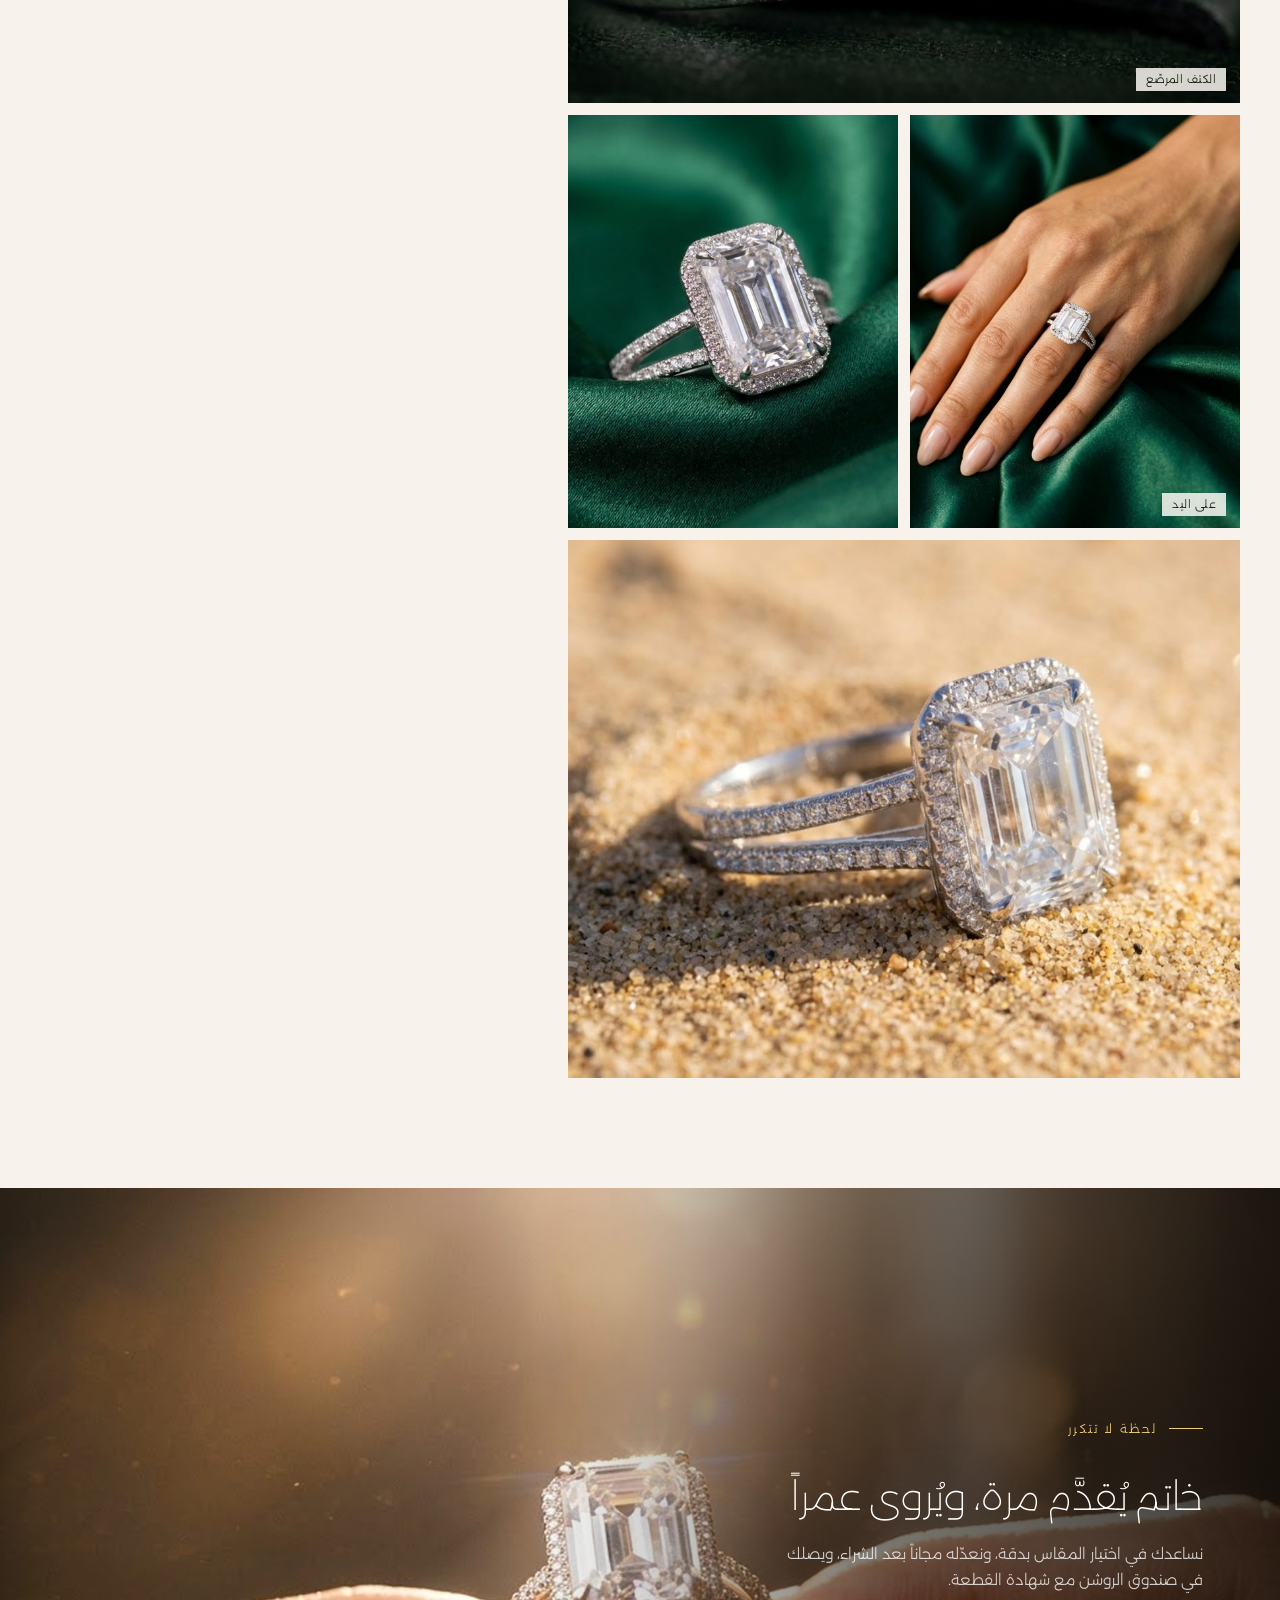
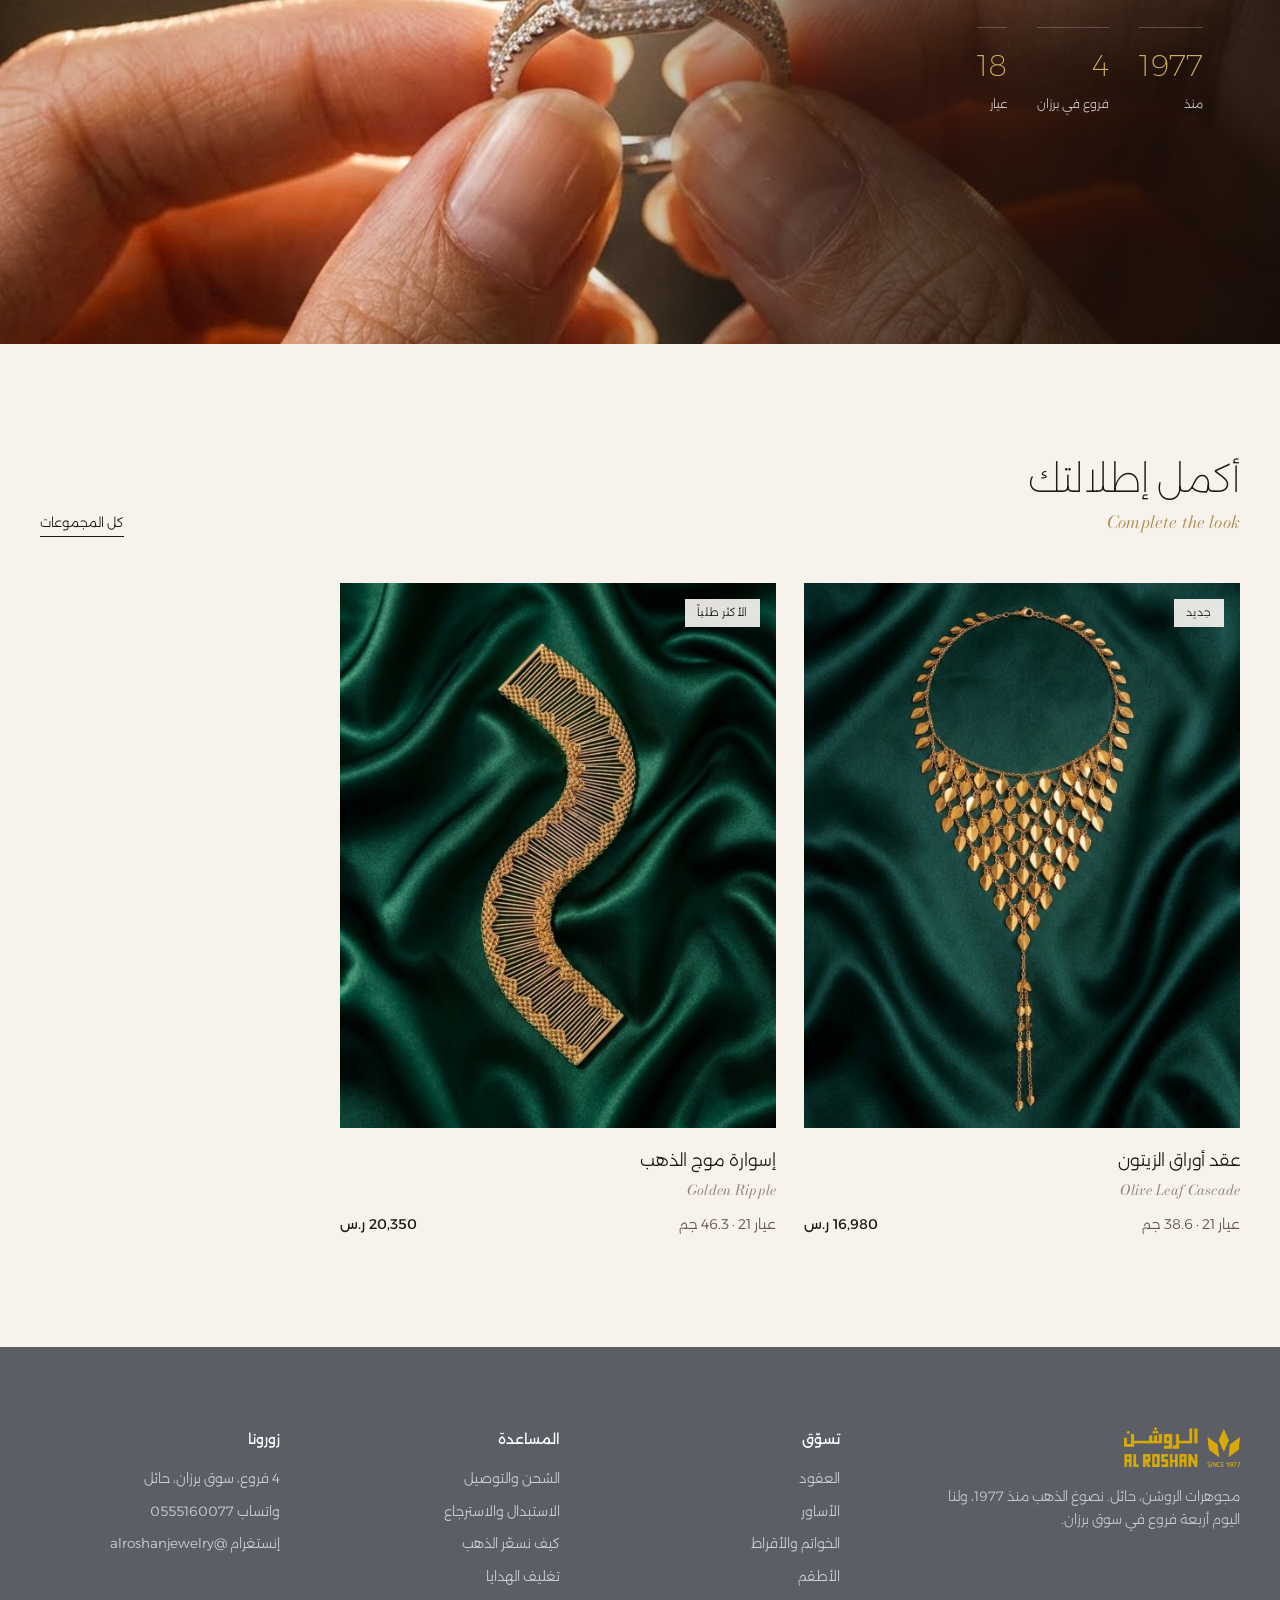
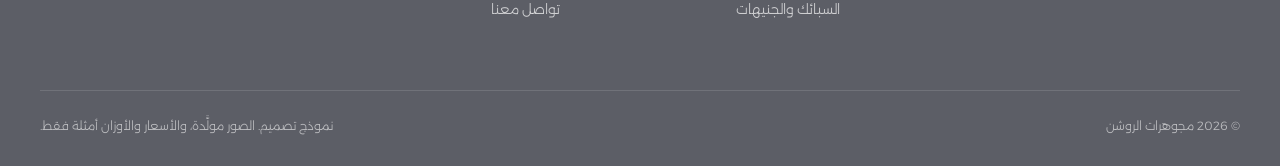
<file: ring.html>
<!DOCTYPE html><html lang="ar" dir="rtl"><head><meta charset="utf-8"><meta name="viewport" content="width=device-width,initial-scale=1">
<title>خاتم هالة الضياء | الروشن</title><link rel="preconnect" href="https://fonts.googleapis.com"><link rel="preconnect" href="https://fonts.gstatic.com" crossorigin><link href="https://fonts.googleapis.com/css2?family=Alexandria:wght@200;300;400&family=Bodoni+Moda:ital,opsz,wght@0,6..96,400;1,6..96,400&display=swap" rel="stylesheet"><link rel="stylesheet" href="style.css"><script>try{["bar","foot"].forEach(function(k){var v=localStorage.getItem("alr-"+k);if(v)document.documentElement.dataset[k]=v})}catch(e){}</script></head><body class="pd"><div class="swatch"><div class="row"><span>لون الشريط العلوي</span><div><button data-k="bar" data-t="slate" style="background:#5C5E66" title="رمادي"></button><button data-k="bar" data-t="taupe" style="background:#85786B" title="بني رمادي"></button><button data-k="bar" data-t="gold" style="background:#DEAD05" title="ذهبي"></button></div></div><div class="row"><span>لون الفوتر</span><div><button data-k="foot" data-t="slate" style="background:#5C5E66" title="رمادي"></button><button data-k="foot" data-t="taupe" style="background:#85786B" title="بني رمادي"></button><button data-k="foot" data-t="gold" style="background:#DEAD05" title="ذهبي"></button></div></div></div><script>(function(){var h=document.documentElement,b=document.querySelectorAll(".swatch button");function s(k,t){h.dataset[k]=t;b.forEach(function(x){if(x.dataset.k===k)x.classList.toggle("on",x.dataset.t===t)});try{localStorage.setItem("alr-"+k,t)}catch(e){}}b.forEach(function(x){x.onclick=function(){s(x.dataset.k,x.dataset.t)}});s("bar",h.dataset.bar||"slate");s("foot",h.dataset.foot||"slate")})()</script>
<div class="pricebar"><div class="wrap"><span class="live"><i class="dot"></i>أسعار الذهب مباشرة</span>
<div class="k"><span>عيار 24 <b>455.30</b></span><span>عيار 22 <b>417.35</b></span><span>عيار 21 <b>398.40</b></span><span class="hide">عيار 18 <b>341.50</b></span></div>
<span class="hide-m">شحن مؤمَّن ومجاني داخل المملكة</span></div></div>
<header class="site"><div class="wrap">
<nav class="menu"><a href="index.html">الرئيسية</a><a href="necklace.html">العقود</a><a href="bracelet.html">الأساور</a><a href="ring.html">الخواتم</a><a href="#">الأطقم</a><a href="#">السبائك</a><a href="#">الهدايا</a></nav>
<span class="tools burger" style="justify-content:flex-start"><svg viewBox="0 0 24 24"><path d="M3 7h18M3 12h18M3 17h18"/></svg></span>
<a class="logo" href="index.html"><img src="img/logo.png" alt="الروشن للمجوهرات"></a>
<div class="tools"><span class="lang">EN</span><span><svg viewBox="0 0 24 24"><circle cx="11" cy="11" r="7"/><path d="M20 20l-3.5-3.5"/></svg></span><span class="acc"><svg viewBox="0 0 24 24"><circle cx="12" cy="8" r="4"/><path d="M4 21c1.5-4 4.5-6 8-6s6.5 2 8 6"/></svg></span><span class="bag"><svg viewBox="0 0 24 24"><path d="M5 8h14l-1 13H6L5 8z"/><path d="M9 8V6a3 3 0 016 0v2"/></svg><i>2</i></span></div>
</div></header>
<main class="wrap"><div class="crumbs"><a href="index.html">الرئيسية</a> / <a href="#">الخواتم</a> / خاتم هالة الضياء</div>
<section class="pdp"><div class="gallery"><figure class="wide"><img src="img/r_main.jpg" alt="خاتم هالة الضياء" loading="eager"><figcaption>المنظر الأمامي</figcaption></figure><figure class="tall"><img src="img/r_side.jpg" alt="خاتم هالة الضياء" loading="eager"></figure><figure class="tall"><img src="img/r_angle.jpg" alt="خاتم هالة الضياء" loading="eager"></figure><figure class="wide"><img src="img/r_profile.jpg" alt="خاتم هالة الضياء" loading="lazy"><figcaption>الكتف المرصّع</figcaption></figure><figure class="tall"><img src="img/r_hand.jpg" alt="خاتم هالة الضياء" loading="lazy"><figcaption>على اليد</figcaption></figure><figure class="tall"><img src="img/r_satin.jpg" alt="خاتم هالة الضياء" loading="lazy"></figure><figure class="wide"><img src="img/r_sand.jpg" alt="خاتم هالة الضياء" loading="lazy"></figure></div>
<aside class="buy"><div class="coll">مجموعة الضياء · RADIANCE</div><h1>خاتم هالة الضياء</h1><span class="en name">Halo Radiance Ring</span>
<div class="meta"><span class="chip g">عيار 18</span><span class="chip">5.2 جم تقريباً</span><span class="chip">ذهب أبيض</span><span class="chip">حجر مركزي مستطيل</span><span class="chip">هالة مرصّعة</span></div>
<div class="price">12,450<small>ر.س</small></div><div class="vat">شامل ضريبة القيمة المضافة · أو قسّطها على 4 دفعات</div>
<div class="gold"><div class="top"><span>السعر يشمل الحجر المركزي والترصيع</span><span>شهادة القطعة مرفقة</span></div></div>
<div class="opt"><div class="lab"><span>المقاس</span><a href="#">دليل المقاسات</a></div><div class="sizes"><label><input type="radio" name="o" ><span>48</span></label><label><input type="radio" name="o" ><span>50</span></label><label><input type="radio" name="o" checked><span>52</span></label><label><input type="radio" name="o" ><span>54</span></label><label><input type="radio" name="o" ><span>56</span></label><label><input type="radio" name="o" ><span>58</span></label></div></div>
<label class="giftrow"><input type="checkbox" checked><span>تغليف هدية فاخر مع بطاقة إهداء<small>صندوق الروشن المخملي، بدون ذكر السعر</small></span></label>
<div class="ctas"><div class="qty"><span>+</span><span>1</span><span>−</span></div><button class="btn solid">أضف إلى السلة</button>
<button class="btn wa"><svg viewBox="0 0 24 24"><path d="M12 2a10 10 0 00-8.6 15.1L2 22l5-1.3A10 10 0 1012 2zm5.3 14.1c-.2.6-1.3 1.2-1.8 1.2-.5.1-1 .2-3.4-.7-2.8-1.1-4.6-4-4.8-4.2-.1-.2-1.1-1.5-1.1-2.9s.7-2.1 1-2.4c.3-.3.6-.3.8-.3h.6c.2 0 .4 0 .6.5l.8 2c.1.2.1.4 0 .6l-.4.6-.4.4c-.1.2-.3.3-.1.6.2.3.8 1.3 1.7 2.1 1.2 1 2.2 1.4 2.5 1.5.3.1.5.1.6-.1l.9-1c.2-.3.4-.2.6-.1l2 .9c.3.1.5.2.5.3.1.2.1.7-.1 1.3z"/></svg> اسأل عن القطعة عبر واتساب</button></div>
<div class="stock">متوفرة في المخزون، وجاهزة للشحن خلال 24 ساعة</div>
<div class="assure"><div><svg viewBox="0 0 24 24"><path d="M12 3l8 3v6c0 5-3.5 8-8 9-4.5-1-8-4-8-9V6l8-3z"/><path d="M8.5 12l2.5 2.5 4.5-5"/></svg>ذهب أصلي مدموغ بشهادة</div><div><svg viewBox="0 0 24 24"><path d="M2 6h12v10H2zM14 10h4l3 3v3h-7z"/><circle cx="6" cy="18" r="1.8"/><circle cx="17" cy="18" r="1.8"/></svg>شحن مؤمَّن ومجاني</div><div><svg viewBox="0 0 24 24"><path d="M3 9l2-5h14l2 5M3 9v11h18V9M3 9h18"/><path d="M9 20v-6h6v6"/></svg>استلام من فروعنا في برزان</div><div><svg viewBox="0 0 24 24"><path d="M4 8h14l-3-3M20 16H6l3 3"/></svg>تعديل المقاس مجاناً</div></div>
<details open><summary>عن القطعة</summary><div class="in">حجر مركزي بقصّة مستطيلة متدرّجة الأوجه، تحيط به هالة من الأحجار الصغيرة، ويحمله كتف مزدوج مرصّع يضاعف اللمعان عند كل حركة لليد. خاتم للحظات الكبيرة، يُصاغ ليبقى.</div></details>
<details><summary>المواصفات</summary><div class="in"><table class="specs"><tr><td>المعدن</td><td>ذهب أبيض عيار 18</td></tr><tr><td>الوزن التقريبي</td><td>5.2 جم</td></tr><tr><td>الحجر المركزي</td><td>قصّة مستطيلة متدرّجة</td></tr><tr><td>الترصيع</td><td>هالة وكتف مزدوج مرصّع</td></tr><tr><td>المقاسات</td><td>48 إلى 58، والتعديل مجاني</td></tr><tr><td>رمز القطعة</td><td>RN-R-1804</td></tr></table></div></details>
<details><summary>الشحن والاستبدال</summary><div class="in">شحن مؤمَّن بالكامل داخل المملكة خلال 1 إلى 3 أيام عمل، أو استلام مجاني من أحد فروعنا الأربعة في سوق برزان بحائل. تفاصيل الاستبدال في صفحة السياسات.</div></details>
<details><summary>العناية بالقطعة</summary><div class="in">احفظها في صندوقها بعيداً عن العطور والماء، ونظّفها بقطعة قماش ناعمة. ونرحّب بك لتلميعها مجاناً في أي فرع.</div></details>
</aside></section></main>
<section class="story"><div class="img"><img src="img/r_story.jpg" alt="" loading="lazy"></div><div class="txt reveal"><div class="eyebrow">لحظة لا تتكرر</div><h2>خاتم يُقدَّم مرة، ويُروى عمراً</h2><p>نساعدك في اختيار المقاس بدقة، ونعدّله مجاناً بعد الشراء، ويصلك في صندوق الروشن مع شهادة القطعة.</p>
<div class="sig"><div><b>1977</b>منذ</div><div><b>4</b>فروع في برزان</div><div><b>18</b>عيار</div></div></div></section>
<section class="sec"><div class="wrap"><div class="head"><div><h2>أكمل إطلالتك</h2><span class="en">Complete the look</span></div><a class="more" href="index.html">كل المجموعات</a></div>
<div class="cards two"><a class="card reveal" href="necklace.html"><div class="ph"><span class="tag">جديد</span><img src="img/n_card.jpg" alt="عقد أوراق الزيتون" loading="lazy"><img class="alt" src="img/n_card_alt.jpg" alt="" loading="lazy"></div>
<h3>عقد أوراق الزيتون</h3><span class="en">Olive Leaf Cascade</span><div class="pr"><span>عيار 21 · 38.6 جم</span><b>16,980 ر.س</b></div></a><a class="card reveal" href="bracelet.html"><div class="ph"><span class="tag">الأكثر طلباً</span><img src="img/b_card.jpg" alt="إسوارة موج الذهب" loading="lazy"><img class="alt" src="img/b_card_alt.jpg" alt="" loading="lazy"></div>
<h3>إسوارة موج الذهب</h3><span class="en">Golden Ripple</span><div class="pr"><span>عيار 21 · 46.3 جم</span><b>20,350 ر.س</b></div></a></div></div></section>
<footer><div class="wrap"><div class="cols">
<div><div class="logo"><img src="img/logo.png" alt=""></div><p style="max-width:300px;opacity:.8">مجوهرات الروشن، حائل. نصوغ الذهب منذ 1977، ولنا اليوم أربعة فروع في سوق برزان.</p></div>
<div><h5>تسوّق</h5><ul><li>العقود</li><li>الأساور</li><li>الخواتم والأقراط</li><li>الأطقم</li><li>السبائك والجنيهات</li></ul></div>
<div><h5>المساعدة</h5><ul><li>الشحن والتوصيل</li><li>الاستبدال والاسترجاع</li><li>كيف نسعّر الذهب</li><li>تغليف الهدايا</li><li>تواصل معنا</li></ul></div>
<div><h5>زورونا</h5><ul><li>4 فروع، سوق برزان، حائل</li><li>واتساب 0555160077</li><li>إنستغرام @alroshanjewelry</li></ul></div>
</div><div class="base"><span>© 2026 مجوهرات الروشن</span><span>نموذج تصميم. الصور مولَّدة، والأسعار والأوزان أمثلة فقط.</span></div></div></footer>
<div class="mobbar"><div class="p">12,450 ر.س<small>عيار 18 · 5.2 جم</small></div><button class="btn solid">أضف إلى السلة</button></div>
</body></html>
</file>
<file: style.css>
:root{
  --ivory:#F7F3EC; --paper:#FBF8F3; --ink:#1D1A16; --ink2:#5E564C; --mute:#8D8478;
  --line:#E5DCCD; --gold:#B08D57; --gold2:#CDAF7B; --em:#0F2B23; --em2:#173D32; --navy:#141B33;
  --ar:'Alexandria',system-ui,sans-serif; --serif:'Bodoni Moda',Georgia,serif;
}
*{box-sizing:border-box;margin:0;padding:0}
html{scroll-behavior:smooth}
body{background:var(--ivory);color:var(--ink);font-family:var(--ar);font-weight:300;line-height:1.75;-webkit-font-smoothing:antialiased}
img{display:block;max-width:100%}
a{color:inherit;text-decoration:none}
.en{font-family:var(--serif);font-style:italic;font-weight:400;letter-spacing:.01em}
.wrap{max-width:1360px;margin:0 auto;padding:0 40px}

/* top price bar */
.pricebar{background:var(--em);color:var(--on2);font-size:12.5px;letter-spacing:.02em}
.pricebar .wrap{display:flex;justify-content:space-between;align-items:center;height:38px;gap:16px}
.pricebar b{color:var(--on);font-weight:400}
.live{display:inline-flex;align-items:center;gap:7px}
.dot{width:7px;height:7px;border-radius:50%;background:#6FD39A;box-shadow:0 0 0 0 rgba(111,211,154,.6);animation:pulse 2s infinite}
@keyframes pulse{70%{box-shadow:0 0 0 7px rgba(111,211,154,0)}100%{box-shadow:0 0 0 0 rgba(111,211,154,0)}}
.pricebar .k{display:flex;gap:22px}
.pricebar .k span{opacity:.85}

/* header */
header.site{background:rgba(251,248,243,.92);backdrop-filter:blur(10px);position:sticky;top:0;z-index:50;border-bottom:1px solid var(--line)}
header.site .wrap{display:grid;grid-template-columns:1fr auto 1fr;align-items:center;height:78px}
.logo img{height:42px;width:auto}
nav.menu{display:flex;gap:26px;font-size:13.5px;font-weight:300}
nav.menu a{position:relative;padding:4px 0}
nav.menu a:after{content:"";position:absolute;inset-inline:0;bottom:-2px;height:1px;background:var(--gold);transform:scaleX(0);transition:transform .35s}
nav.menu a:hover:after,nav.menu a.on:after{transform:scaleX(1)}
.tools{display:flex;justify-content:flex-end;gap:18px;align-items:center}
.tools svg{width:20px;height:20px;stroke:var(--ink);fill:none;stroke-width:1.3}
.tools .bag{position:relative}
.tools .bag i{position:absolute;top:-6px;left:-8px;background:var(--gold);color:#fff;font-style:normal;font-size:10px;width:16px;height:16px;border-radius:50%;display:grid;place-items:center}
.lang{font-size:12px;border:1px solid var(--line);padding:3px 10px;border-radius:20px}
.burger{display:none}

/* hero slider (CSS only) */
.hero{position:relative;height:min(86vh,820px);min-height:560px;overflow:hidden;background:#2a2017}
.slide{position:absolute;inset:0;opacity:0;animation:fade 21s infinite}
.slide:nth-child(2){animation-delay:7s}
.slide:nth-child(3){animation-delay:14s}
@keyframes fade{0%{opacity:0}4%{opacity:1}30%{opacity:1}36%{opacity:0}100%{opacity:0}}
.slide img{width:100%;height:100%;object-fit:cover;animation:kb 21s infinite linear;transform-origin:var(--o,center)}
.slide:nth-child(2) img{animation-delay:7s}.slide:nth-child(3) img{animation-delay:14s}
@keyframes kb{0%{transform:scale(1.06)}36%{transform:scale(1)}100%{transform:scale(1)}}
.slide .shade{position:absolute;inset:0}
.slide .copy{position:absolute;top:50%;transform:translateY(-50%);max-width:520px;color:#fff}
.slide .copy.right{right:7vw}.slide .copy.left{left:7vw}
.eyebrow{font-size:12px;letter-spacing:.18em;color:var(--gold2);display:flex;gap:12px;align-items:center;margin-bottom:18px}
.eyebrow:before{content:"";width:34px;height:1px;background:currentColor}
.slide h1,.slide h2{font-weight:200;font-size:clamp(34px,4.2vw,62px);line-height:1.25;margin-bottom:12px}
.slide .en{font-size:20px;opacity:.85;display:block;margin-bottom:30px}
.btn{display:inline-flex;align-items:center;gap:12px;height:52px;padding:0 30px;font-size:14px;letter-spacing:.04em;border:1px solid currentColor;transition:.35s;font-family:var(--ar);font-weight:400;cursor:pointer;background:none;color:inherit}
.btn:hover{background:#fff;color:var(--ink);border-color:#fff}
.btn.solid{background:var(--em);border-color:var(--em);color:var(--on)}
.btn.solid:hover{background:var(--em2)}
.btn.gold{background:var(--gold);border-color:var(--gold);color:#fff}
.dots{position:absolute;bottom:34px;left:50%;transform:translateX(-50%);display:flex;gap:10px;z-index:3}
.dots i{width:42px;height:2px;background:rgba(255,255,255,.35);overflow:hidden;position:relative}
.dots i:after{content:"";position:absolute;inset:0;background:#fff;transform:scaleX(0);transform-origin:right;animation:bar 21s infinite linear}
.dots i:nth-child(2):after{animation-delay:7s}.dots i:nth-child(3):after{animation-delay:14s}
@keyframes bar{0%{transform:scaleX(0)}33.3%{transform:scaleX(1)}33.4%{transform:scaleX(0)}100%{transform:scaleX(0)}}
.scrollcue{position:absolute;bottom:30px;right:40px;color:#fff;font-size:11px;letter-spacing:.2em;opacity:.7;z-index:3}

/* section heads */
.sec{padding:110px 0}
.head{display:flex;justify-content:space-between;align-items:flex-end;margin-bottom:46px;gap:30px}
.head h2{font-weight:200;font-size:clamp(28px,3vw,42px);line-height:1.3}
.head .en{color:var(--gold);font-size:17px;display:block;margin-top:4px}
.more{font-size:13px;border-bottom:1px solid var(--ink);padding-bottom:3px}

/* product cards */
.cards{display:grid;grid-template-columns:repeat(3,1fr);gap:28px}
.card .ph{aspect-ratio:4/5;overflow:hidden;background:#e9e2d6;position:relative}
.card .ph img{width:100%;height:100%;object-fit:cover;transition:transform 1.4s cubic-bezier(.2,.7,.2,1),opacity .6s}
.card .ph img.alt{position:absolute;inset:0;opacity:0}
.card:hover .ph img.alt{opacity:1}
.card:hover .ph img{transform:scale(1.04)}
.card .tag{position:absolute;top:16px;right:16px;background:rgba(251,248,243,.9);font-size:11px;padding:4px 12px;letter-spacing:.05em;z-index:2}
.card h3{font-weight:300;font-size:17px;margin-top:18px}
.card .en{color:var(--mute);font-size:14px}
.card .pr{display:flex;justify-content:space-between;margin-top:8px;font-size:14px;color:var(--ink2)}
.card .pr b{font-weight:400;color:var(--ink)}

/* editorial band */
.band{position:relative;height:88vh;min-height:560px;overflow:hidden;color:#fff}
.band img{width:100%;height:100%;object-fit:cover}
.band .shade{position:absolute;inset:0;background:linear-gradient(90deg,rgba(15,20,14,.0) 30%,rgba(15,20,14,.55))}
.band .copy{position:absolute;right:8vw;top:50%;transform:translateY(-50%);max-width:470px}
.band h2{font-weight:200;font-size:clamp(30px,3.6vw,52px);line-height:1.3;margin-bottom:16px}
.band p{font-size:15px;opacity:.9;margin-bottom:30px}
@supports (animation-timeline:view()){
  .band img{animation:drift linear both;animation-timeline:view()}
  @keyframes drift{from{transform:scale(1.15) translateY(-3%)}to{transform:scale(1) translateY(3%)}}
  .reveal{animation:rise linear both;animation-timeline:view();animation-range:entry 0% cover 30%}
  @keyframes rise{from{opacity:0;transform:translateY(40px)}to{opacity:1;transform:none}}
}

/* collection tiles */
.tiles{display:grid;grid-template-columns:1.2fr 1fr 1fr;gap:20px}
.tile{position:relative;overflow:hidden;aspect-ratio:3/4;color:#fff}
.tile:first-child{aspect-ratio:auto}
.tile img{width:100%;height:100%;object-fit:cover;transition:transform 1.6s cubic-bezier(.2,.7,.2,1)}
.tile:hover img{transform:scale(1.05)}
.tile .lbl{position:absolute;inset-inline:28px;bottom:26px;display:flex;justify-content:space-between;align-items:flex-end}
.tile .lbl h3{font-weight:200;font-size:28px;line-height:1.2}
.tile .lbl .en{font-size:15px;opacity:.85;display:block}
.tile:after{content:"";position:absolute;inset:0;background:linear-gradient(0deg,rgba(0,0,0,.45),transparent 45%);pointer-events:none}
.tile .lbl{z-index:2}

/* promises */
.promises{display:grid;grid-template-columns:repeat(4,1fr);border-top:1px solid var(--line);border-bottom:1px solid var(--line)}
.promises div{padding:34px 26px;text-align:center;border-inline-start:1px solid var(--line)}
.promises div:first-child{border-inline-start:0}
.promises svg{width:30px;height:30px;stroke:var(--gold);fill:none;stroke-width:1.2;margin:0 auto 12px}
.promises h4{font-weight:400;font-size:14px}
.promises p{font-size:12.5px;color:var(--mute)}

/* footer */
footer{background:var(--em);color:var(--on2);padding:80px 0 30px;font-size:13.5px}
footer .cols{display:grid;grid-template-columns:1.5fr 1fr 1fr 1fr;gap:40px}
footer h5{color:var(--on);font-weight:400;font-size:14px;margin-bottom:16px}
footer li{list-style:none;margin-bottom:9px;opacity:.85}
footer .logo img{height:40px;filter:var(--logo-f);opacity:.95;margin-bottom:18px}
footer .base{border-top:1px solid var(--rule);margin-top:60px;padding-top:24px;display:flex;justify-content:space-between;font-size:12px;opacity:.7}

/* ===== product page ===== */
.crumbs{font-size:12.5px;color:var(--mute);padding:26px 0}
.crumbs a:hover{color:var(--ink)}
.pdp{display:grid;grid-template-columns:1.45fr 1fr;gap:64px;align-items:start}
.gallery{display:grid;grid-template-columns:1fr 1fr;gap:12px}
.gallery figure{overflow:hidden;background:#e9e2d6;position:relative;cursor:zoom-in}
.gallery figure.wide{grid-column:span 2;aspect-ratio:5/4}
.gallery figure.tall{aspect-ratio:4/5}
.gallery img{width:100%;height:100%;object-fit:cover;transition:transform .9s cubic-bezier(.2,.7,.2,1)}
.gallery figure:hover img{transform:scale(1.12)}
.gallery figcaption{position:absolute;bottom:12px;right:14px;font-size:11px;background:rgba(251,248,243,.85);padding:2px 10px;letter-spacing:.04em}
.buy{position:sticky;top:104px;padding-bottom:40px}
.buy .coll{font-size:12px;letter-spacing:.16em;color:var(--gold)}
.buy h1{font-weight:200;font-size:36px;line-height:1.3;margin:10px 0 2px}
.buy .en.name{color:var(--mute);font-size:18px}
.meta{display:flex;gap:10px;margin:18px 0 22px;flex-wrap:wrap}
.chip{font-size:12px;border:1px solid var(--line);padding:4px 12px;border-radius:30px;color:var(--ink2);background:var(--paper)}
.chip.g{border-color:var(--gold2);color:#7d6136}
.price{font-size:30px;font-weight:300;letter-spacing:.01em}
.price small{font-size:14px;color:var(--mute);margin-inline-start:6px}
.vat{font-size:12px;color:var(--mute)}
.gold{margin:22px 0;border:1px solid var(--line);background:var(--paper)}
.gold .top{display:flex;justify-content:space-between;align-items:center;padding:14px 18px;border-bottom:1px solid var(--line);font-size:13px}
.gold .rows{padding:12px 18px;font-size:13px;color:var(--ink2)}
.gold .rows div{display:flex;justify-content:space-between;padding:4px 0}
.gold .rows .t{border-top:1px dashed var(--line);margin-top:6px;padding-top:10px;color:var(--ink);font-weight:400}
.opt{margin:24px 0 10px}
.opt .lab{display:flex;justify-content:space-between;font-size:13px;margin-bottom:10px}
.opt .lab a{color:var(--mute);border-bottom:1px solid var(--line)}
.sizes{display:flex;gap:8px;flex-wrap:wrap}
.sizes label{position:relative}
.sizes input{position:absolute;opacity:0}
.sizes span{display:grid;place-items:center;min-width:54px;height:44px;padding:0 12px;border:1px solid var(--line);font-size:13px;cursor:pointer;transition:.25s;background:var(--paper)}
.sizes input:checked+span{border-color:var(--ink);background:var(--ink);color:#fff}
.sizes span:hover{border-color:var(--ink)}
.giftrow{display:flex;align-items:center;gap:12px;margin:18px 0;font-size:13px;padding:14px 16px;border:1px solid var(--line);background:var(--paper)}
.giftrow input{accent-color:var(--em);width:16px;height:16px}
.giftrow small{color:var(--mute);display:block}
.ctas{display:grid;grid-template-columns:110px 1fr;gap:10px;margin-top:8px}
.qty{display:flex;border:1px solid var(--line);height:56px;align-items:center;justify-content:space-around;font-size:15px;background:var(--paper)}
.ctas .btn{height:56px;justify-content:center;width:100%}
.wa{grid-column:1/-1;border-color:var(--line);color:var(--ink);background:var(--paper)}
.wa:hover{background:var(--ink);color:#fff;border-color:var(--ink)}
.wa svg{width:18px;height:18px;fill:#25D366}
.assure{display:grid;grid-template-columns:1fr 1fr;gap:10px 18px;margin:26px 0;font-size:12.5px;color:var(--ink2)}
.assure div{display:flex;gap:10px;align-items:center}
.assure svg{width:20px;height:20px;stroke:var(--gold);fill:none;stroke-width:1.3;flex:none}
details{border-top:1px solid var(--line)}
details:last-of-type{border-bottom:1px solid var(--line)}
summary{list-style:none;cursor:pointer;padding:18px 0;font-size:14px;display:flex;justify-content:space-between}
summary::-webkit-details-marker{display:none}
summary:after{content:"+";font-size:20px;line-height:1;color:var(--gold);transition:.3s}
details[open] summary:after{transform:rotate(45deg)}
details .in{padding:0 0 20px;font-size:13.5px;color:var(--ink2)}
.specs{width:100%;border-collapse:collapse}
.specs td{padding:8px 0;border-bottom:1px solid #EEE7DB}
.specs td:first-child{color:var(--mute);width:44%}
.stock{font-size:12.5px;color:#2f7a52;display:flex;align-items:center;gap:8px;margin-top:14px}
.stock:before{content:"";width:7px;height:7px;border-radius:50%;background:#2f7a52}
.mobbar{display:none}

/* story strip on PDP */
.story{display:grid;grid-template-columns:1fr 1fr;min-height:640px;margin-top:110px;background:var(--em);color:var(--on2)}
.story .img{overflow:hidden}
.story img{width:100%;height:100%;object-fit:cover}
.story .txt{padding:90px 8vw;display:flex;flex-direction:column;justify-content:center}
.story h2{font-weight:200;font-size:clamp(28px,3vw,44px);line-height:1.35;margin:14px 0 18px;color:var(--on)}
.story p{font-size:15px;opacity:.88;max-width:440px}
.story .sig{margin-top:34px;display:flex;gap:30px}
.story .sig div{border-top:1px solid var(--rule);padding-top:12px;font-size:12px;opacity:.85}
.story .sig b{display:block;font-weight:200;font-size:30px;color:var(--acc)}
@supports (animation-timeline:view()){
  .story img{animation:drift2 linear both;animation-timeline:view()}
  @keyframes drift2{from{transform:scale(1.18)}to{transform:scale(1)}}
}

.note{font-size:11.5px;color:var(--mute);text-align:center;padding:18px 0 0}

/* ===== responsive ===== */
@media (max-width:1000px){
  .wrap{padding:0 20px}
  nav.menu{display:none}
  .burger{display:block}
  header.site .wrap{height:64px;grid-template-columns:auto 1fr auto}
  header.site .logo{justify-self:center}
  .logo img{height:32px}
  .tools .lang,.tools .acc{display:none}
  .pricebar .k span.hide{display:none}
  .hero{height:82svh;min-height:520px}
  .slide .copy{top:auto;bottom:90px;transform:none;inset-inline:22px !important;max-width:none}
  .slide img{object-position:var(--mp,center)}
  .slide .shade{background:linear-gradient(0deg,rgba(0,0,0,.6),rgba(0,0,0,0) 60%) !important}
  .sec{padding:70px 0}
  .head{flex-direction:column;align-items:flex-start;gap:12px;margin-bottom:30px}
  .cards{grid-template-columns:none;grid-auto-flow:column;grid-auto-columns:78%;overflow-x:auto;scroll-snap-type:x mandatory;gap:14px;padding-bottom:6px}
  .card{scroll-snap-align:start}
  .tiles{grid-template-columns:1fr 1fr}
  .tile:first-child{grid-column:span 2;aspect-ratio:4/3}
  .tile .lbl h3{font-size:21px}
  .band{height:78svh}
  .band .shade{background:linear-gradient(0deg,rgba(0,0,0,.65),transparent 65%)}
  .band .copy{top:auto;bottom:50px;transform:none;inset-inline:22px;right:22px}
  .promises{grid-template-columns:1fr 1fr}
  .promises div:nth-child(3){border-inline-start:0}
  .promises div{border-top:1px solid var(--line);padding:24px 14px}
  footer .cols{grid-template-columns:1fr 1fr}
  footer .base{flex-direction:column;gap:8px}
  .pdp{grid-template-columns:1fr;gap:26px}
  .gallery{display:flex;overflow-x:auto;scroll-snap-type:x mandatory;gap:8px;margin:0 -20px;padding:0 20px}
  .gallery figure{flex:0 0 88%;scroll-snap-align:center;aspect-ratio:4/5 !important}
  .buy{position:static;padding-bottom:0}
  .buy h1{font-size:28px}
  .story{grid-template-columns:1fr;margin-top:70px}
  .story .img{height:420px}
  .story .txt{padding:50px 22px}
  .mobbar{display:flex;position:fixed;bottom:0;inset-inline:0;z-index:60;background:rgba(251,248,243,.96);backdrop-filter:blur(8px);border-top:1px solid var(--line);padding:10px 14px;gap:12px;align-items:center}
  .mobbar .p{flex:1;font-size:15px}
  .mobbar .p small{display:block;font-size:11px;color:var(--mute)}
  .mobbar .btn{height:48px;padding:0 26px}
  body.pd{padding-bottom:70px}
  .scrollcue{display:none}
}
.tile:first-child img{position:absolute;inset:0}
.cards.two{grid-template-columns:repeat(2,1fr);max-width:900px}
@media(max-width:1000px){.cards.two{grid-template-columns:none;max-width:none}}
.pricebar .wrap>*{white-space:nowrap}
.tile:after{background:linear-gradient(0deg,rgba(20,12,4,.6),rgba(20,12,4,0) 55%)}
@media(max-width:1000px){
  .pricebar .hide-m{display:none}
  .pricebar .wrap{gap:12px;font-size:11.5px}
  .pricebar .k{gap:12px}
  .gold .top{flex-wrap:wrap;gap:6px 14px;font-size:12px}
  .gold .top span{white-space:nowrap}
}
@media(max-width:420px){.pricebar .live{font-size:0;gap:0}.pricebar .live .dot{margin-inline-end:2px}}
@media(max-width:1000px){.slide .shade{background:linear-gradient(0deg,rgba(15,9,3,.72),rgba(15,9,3,.25) 55%,rgba(0,0,0,0) 75%) !important}.slide .eyebrow{color:#EBD7AE}}

/* ===== brand colour themes: top bar and footer chosen separately ===== */
:root{--em:#5C5E66;--em2:#4D4F56;--on:#fff;--on2:rgba(255,255,255,.82);--acc:#E9BF2E;--rule:rgba(255,255,255,.18);--logo-f:none}
html[data-bar="slate"] .pricebar{--em:#5C5E66;--em2:#4D4F56;--on:#fff;--on2:rgba(255,255,255,.82);--acc:#E9BF2E;--rule:rgba(255,255,255,.18);--logo-f:none}
html[data-foot="slate"] footer,html[data-foot="slate"] .btn.solid{--em:#5C5E66;--em2:#4D4F56;--on:#fff;--on2:rgba(255,255,255,.82);--acc:#E9BF2E;--rule:rgba(255,255,255,.18);--logo-f:none}
html[data-bar="taupe"] .pricebar{--em:#85786B;--em2:#74685C;--on:#fff;--on2:rgba(255,255,255,.86);--acc:#F7DD8A;--rule:rgba(255,255,255,.22);--logo-f:brightness(0) invert(1)}
html[data-foot="taupe"] footer,html[data-foot="taupe"] .btn.solid{--em:#85786B;--em2:#74685C;--on:#fff;--on2:rgba(255,255,255,.86);--acc:#F7DD8A;--rule:rgba(255,255,255,.22);--logo-f:brightness(0) invert(1)}
html[data-bar="gold"] .pricebar{--em:#DEAD05;--em2:#C99C04;--on:#232427;--on2:rgba(35,36,39,.8);--acc:#3B3C41;--rule:rgba(35,36,39,.2);--logo-f:brightness(0) opacity(.85)}
html[data-foot="gold"] footer,html[data-foot="gold"] .btn.solid{--em:#DEAD05;--em2:#C99C04;--on:#232427;--on2:rgba(35,36,39,.8);--acc:#3B3C41;--rule:rgba(35,36,39,.2);--logo-f:brightness(0) opacity(.85)}
.pricebar,footer,.btn.solid{transition:background-color .5s,color .5s}
.swatch{position:fixed;left:18px;bottom:18px;z-index:80;display:grid;gap:8px;background:rgba(255,255,255,.96);backdrop-filter:blur(10px);border:1px solid var(--line);border-radius:18px;padding:10px 14px;box-shadow:0 8px 30px rgba(0,0,0,.08);font-size:12px;color:var(--ink2)}
.swatch .row{display:flex;align-items:center;justify-content:space-between;gap:12px}
.swatch .row div{display:flex;gap:8px}
.swatch button{width:24px;height:24px;border-radius:50%;border:2px solid #fff;box-shadow:0 0 0 1px var(--line);cursor:pointer;padding:0}
.swatch button.on{box-shadow:0 0 0 2px var(--ink)}
@media(max-width:1000px){.swatch{bottom:84px;left:12px;padding:8px 10px;font-size:11px}.swatch button{width:22px;height:22px}}

/* ===== story: one full-width photo, piece centred, text on a soft fade ===== */
.story{display:block;position:relative;height:min(84vh,780px);min-height:540px;margin-top:110px;background:#17130f;color:rgba(255,255,255,.88);overflow:hidden}
.story .img{position:absolute;inset:0}
.story img{width:100%;height:100%;object-fit:cover;object-position:50% 50%}
.story:after{content:"";position:absolute;inset:0;pointer-events:none;background:linear-gradient(270deg,rgba(17,13,9,.82) 0%,rgba(17,13,9,.55) 32%,rgba(17,13,9,0) 58%)}
.story .txt{position:absolute;top:0;bottom:0;right:0;width:min(42%,580px);z-index:2;padding:0 6vw 0 2vw;display:flex;flex-direction:column;justify-content:center}
.story .eyebrow{color:#EBCB74}
.story h2{color:#fff}
.story .sig div{border-top-color:rgba(255,255,255,.25)}
.story .sig b{color:#EBCB74}
@media(max-width:1000px){
  .story{height:auto;min-height:0;margin-top:70px}
  .story .img{position:relative;aspect-ratio:4/5}
  .story .img:after{content:"";position:absolute;inset:0;background:linear-gradient(0deg,#17130f 0%,rgba(23,19,15,0) 30%)}
  .story:after{display:none}
  .story .txt{position:relative;width:auto;padding:0 22px 56px;margin-top:-30px}
  .story h2{font-size:28px}
  .story p{font-size:14px}
  .story .sig{margin-top:22px}
}
</file>
